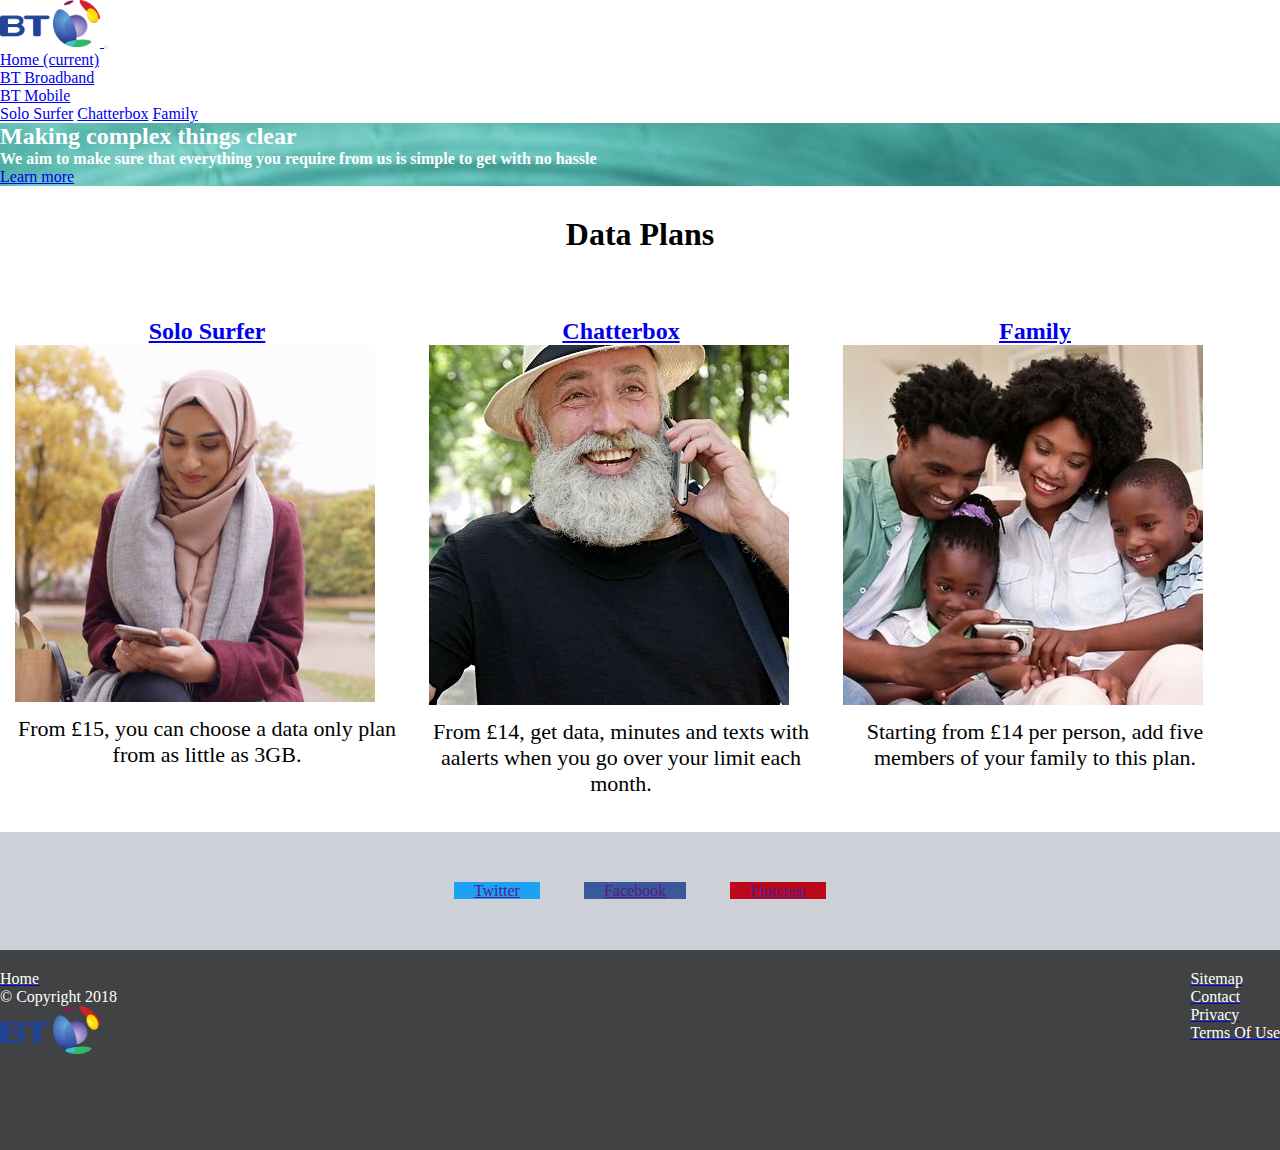
<file: dataplan_project/index.html>
<!DOCTYPE html>
<html lang="en-GB">

<head>
  <title>BT Data Plans</title>
  <meta charset="utf-8" />
  <meta name="viewport" content="width=device-width, initial-scale-1.0" />
  <link rel="stylesheet" href="https://stackpath.bootstrapcdn.com/bootstrap/4.1.3/css/bootstrap.min.css" integrity="sha384-MCw98/SFnGE8fJT3GXwEOngsV7Zt27NXFoaoApmYm81iuXoPkFOJwJ8ERdknLPMO" crossorigin="anonymous" />
  <link rel="stylesheet" href="css\style.css" />
</head>

<body>
  <!--navigation bar with dropdown menu on BT Mobile fr data plans -->
  <!--Logo added here-->
  <header>


    <nav class="navbar navbar-expand-lg navbar-light bg-light">
      <div class="container">
        <a class="navbar-brand" href="#">
          <img src="images\bt-logo.png" alt="BT Company Logo." width="100" height="auto" />
        </a>

        <!--Mobile friendly hamburger button-->
        <button class="navbar-toggler" type="button" data-toggle="collapse" data-target="#navbarNavDropdown" aria-controls="navbarNavDropdown" aria-expanded="false" aria-label="Toggle navigation">
          <span class="navbar-toggler-icon"></span>
        </button>

        <div class="collapse navbar-collapse" id="navbarNavDropdown">
          <ul class="navbar-nav">
            <li class="nav-item active">
              <a class="nav-link" href="index.html">Home <span class="sr-only">(current)</span></a>
            </li>
            <li class="nav-item">
              <a class="nav-link" href="https://www.productsandservices.bt.com/broadband/">BT Broadband</a>
            </li>
            <li class="nav-item dropdown">
              <a class="nav-link dropdown-toggle" href="#" id="navbarDropdownMenuLink" data-toggle="dropdown" aria-haspopup="true" aria-expanded="false">
                BT Mobile
              </a>
              <div class="dropdown-menu" aria-labelledby="navbarDropdownMenuLink">
                <a class="dropdown-item" href="solo-surfer.html">Solo Surfer</a>
                <a class="dropdown-item" href="chatterbox.html">Chatterbox</a>
                <a class="dropdown-item" href="family.html">Family</a>
              </div>
            </li>
          </ul>
        </div>
      </div>
    </nav>
  </header>

  <!--Mission statement-->

  <div id="mission" class="jumbotron">
    <div class="container">
      <h2 class="display-3">Making complex things clear</h2>
      <p class="lead"><strong>We aim to make sure that everything you require from us is simple to get with no hassle</strong></p>
      <a href="#" class="btn btn-primary">Learn more</a>
    </div>
  </div>

  <!--Main part of the homepage introducting data plan links-->
  <!--Data Plan links-->

  <div id="content" class="container text-center">

    <h1 class="display-1">Data Plans</h1>

    <!--Lone Wolf Intro Link-->
    <figure>
      <a href="solo-surfer.html">
        <h2 class="plan-name">Solo Surfer</h2>
        <img src="images\lonewolf-crop.jpeg" alt="A woman on a bench checking with her phone." class="index-image" />
      </a>
      <figcaption>From £15, you can choose a data only plan from as little as 3GB.</figcaption>
    </figure>

    <!--Chatterbox Intro Link-->
    <figure>
      <a href="chatterbox.html">
        <h2 class="plan-name">Chatterbox</h2>
        <img src="images\chatterbox-crop.jpeg" alt="A mature man laughing while talking on his phone." class="index-image" />
      </a>
      <figcaption>From £14, get data, minutes and texts with aalerts when you go over your limit each month. </figcaption>
    </figure>

    <!--Family Intro Link-->
    <figure>
      <a href="family.html">
        <h2 class="plan-name">Family</h2>
        <img src="images\family-crop.jpeg" alt="A family huddled around a phone smiling and laughing." class="index-image" />
      </a>
      <figcaption>Starting from £14 per person, add five members of your family to this plan.</figcaption>
    </figure>
  </div>

  <!--Social Media Section-->
  <div id="social">


    <div id="social-buttons" class="container">
      <a href="" class="btn btn-primary btn-lg btn-twitter">Twitter</a>
      <a href="" class="btn btn-primary btn-lg btn-facebook">Facebook</a>
      <a href="" class="btn btn-primary btn-lg btn-pinterest">Pinterest</a>
    </div>
  </div>

  <!--Footer-->
  <div id="footer-background">
    <footer id="footer" class="container">
      <ul id="left-footer">
        <li>
          <a href="#">
            <p>Home</p>
          </a>
        </li>
        <li>
          <p>
            &#169; Copyright 2018
          </p>
        </li>
        <li>
          <a href="#">
            <img src="images\bt-logo.png" alt="BT Company Logo." width="100" height="auto" />
          </a>
        </li>
      </ul>

      <ul id="right-footer">
        <li>
          <a href="#">
            <p>Sitemap</p>
          </a>
        </li>

        <li>
          <a href="#">
            <p>Contact</p>
          </a>
        </li>

        <li>
          <a href="#">
            <p>Privacy</p>
          </a>
        </li>

        <li>
          <a href="#">
            <p>Terms Of Use</p>
          </a>
        </li>
      </ul>


    </footer>
  </div>

  <script src="http://code.jquery.com/jquery-3.3.1.min.js" integrity="sha256-FgpCb/KJQlLNfOu91ta32o/NMZxltwRo8QtmkMRdAu8=" crossorigin="anonymous"></script>
  <script src="https://stackpath.bootstrapcdn.com/bootstrap/4.1.3/js/bootstrap.min.js" integrity="sha384-ChfqqxuZUCnJSK3+MXmPNIyE6ZbWh2IMqE241rYiqJxyMiZ6OW/JmZQ5stwEULTy" crossorigin="anonymous">
  </script>
</body>

</html>
</file>
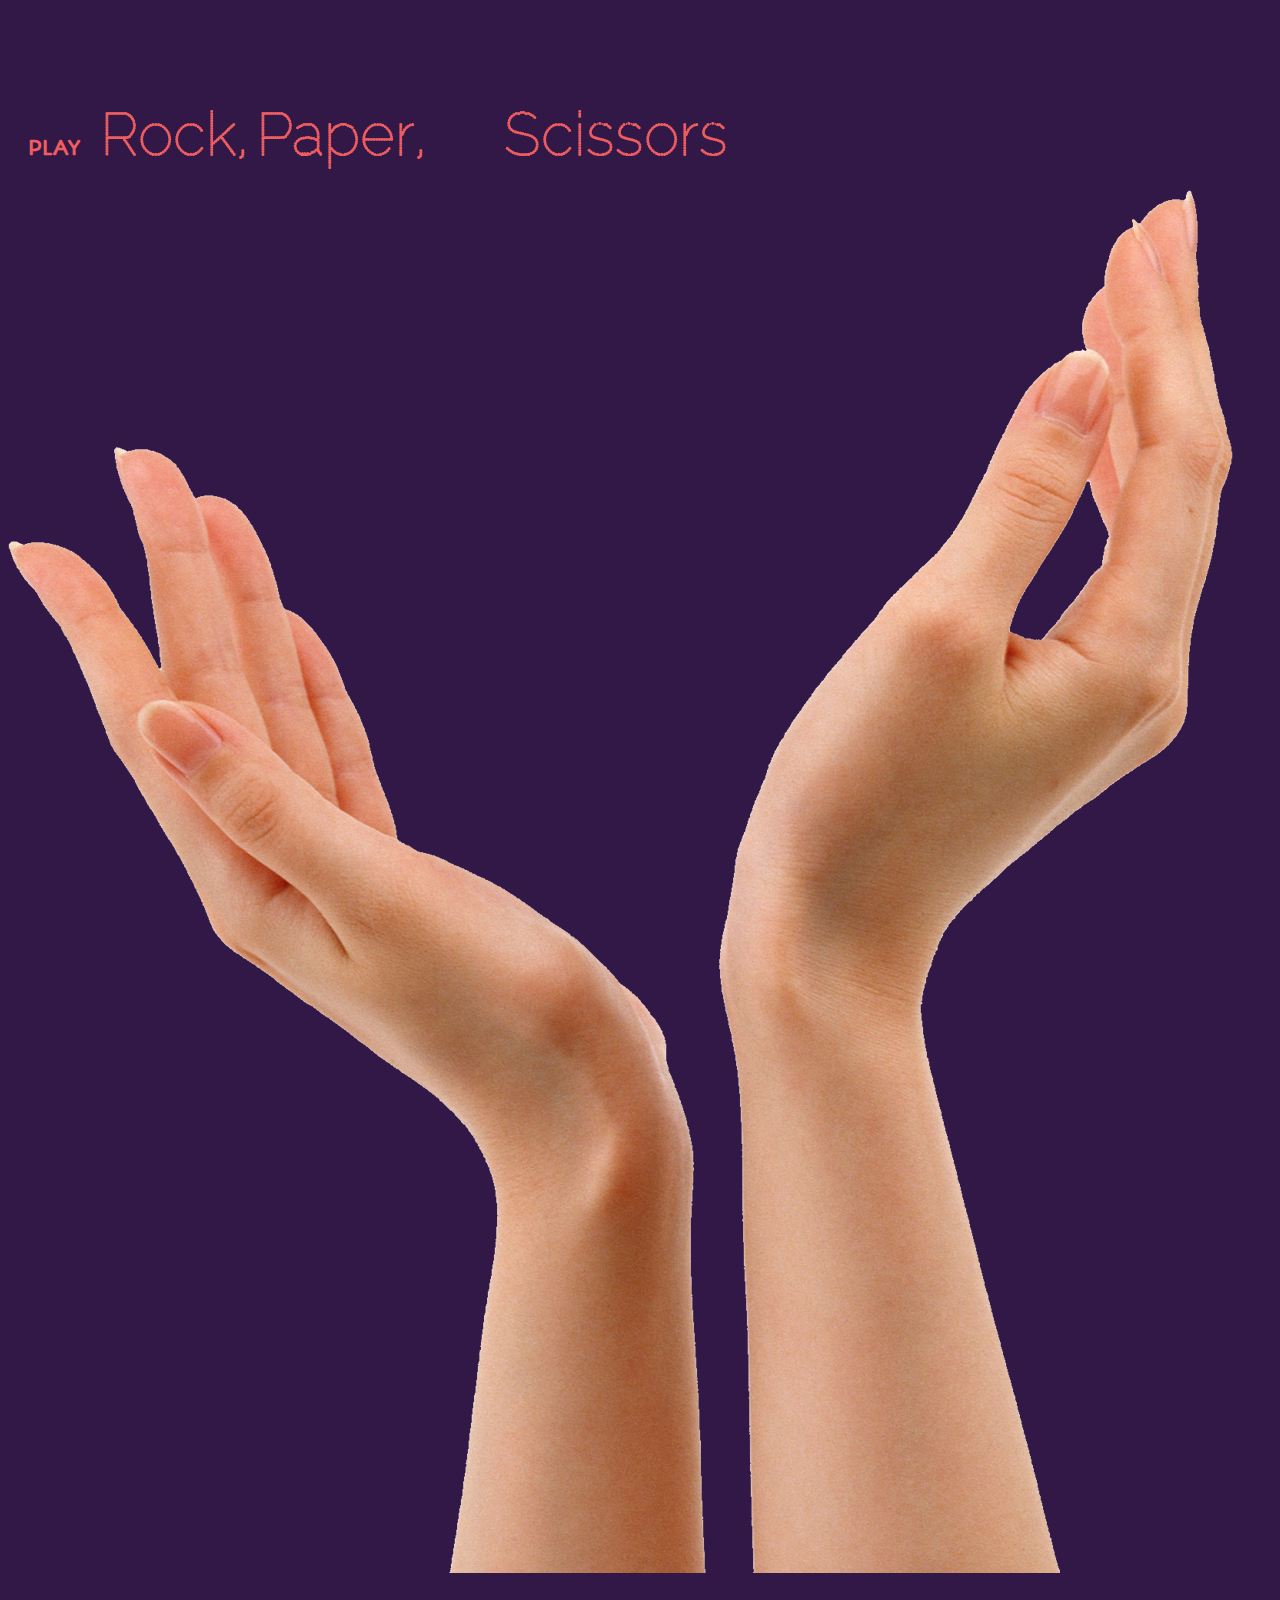
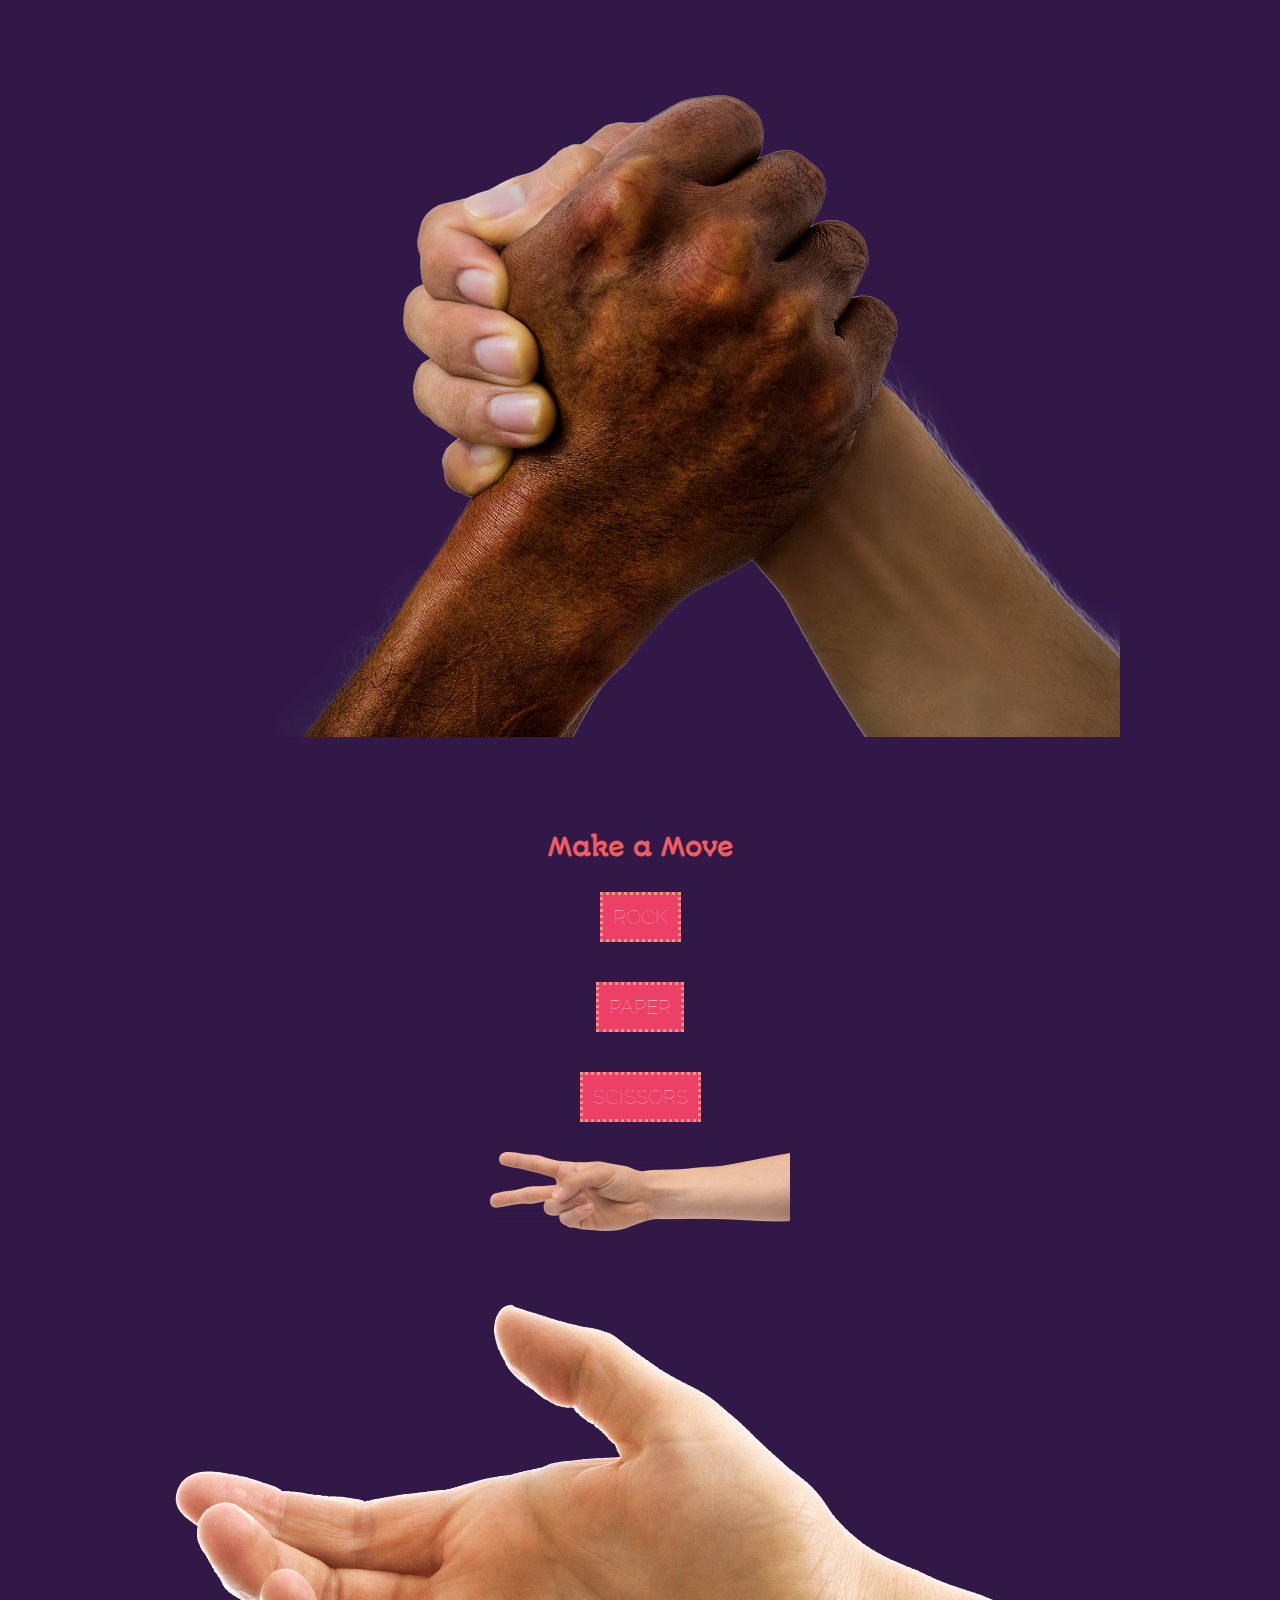
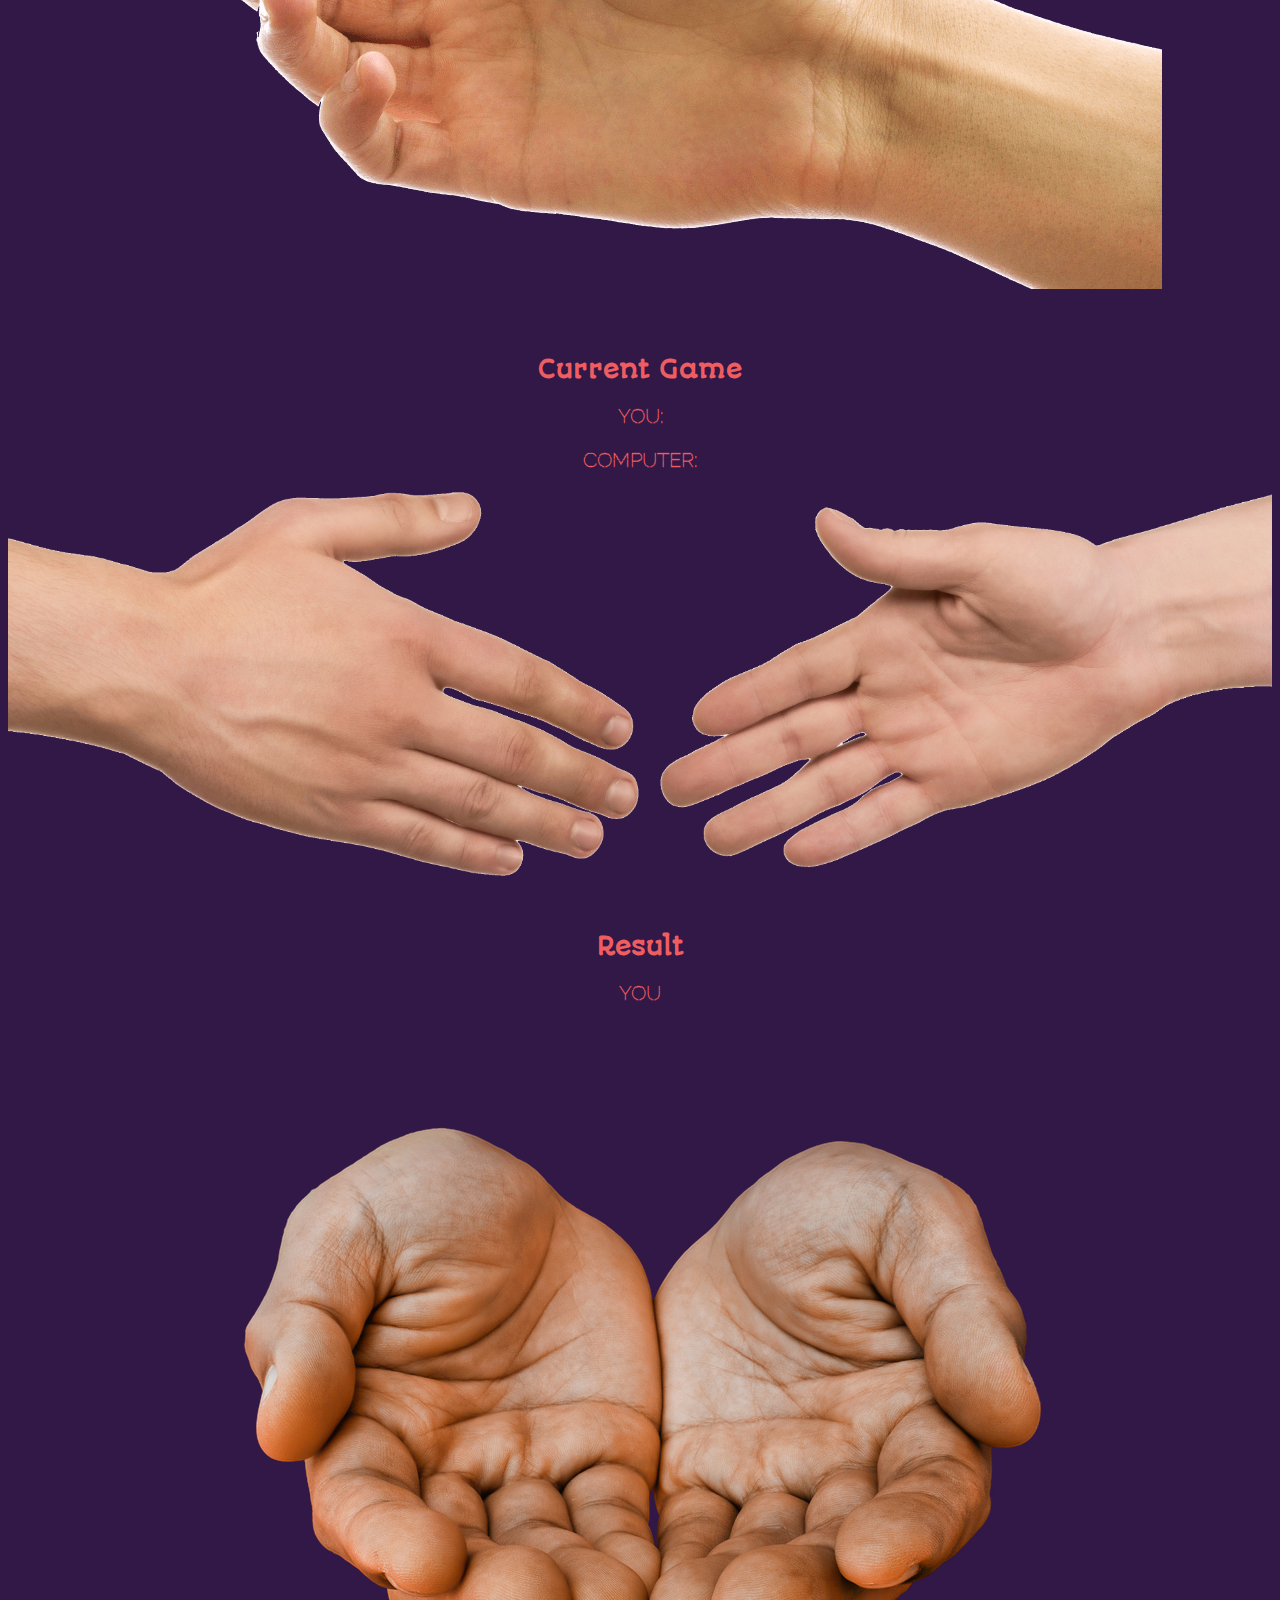
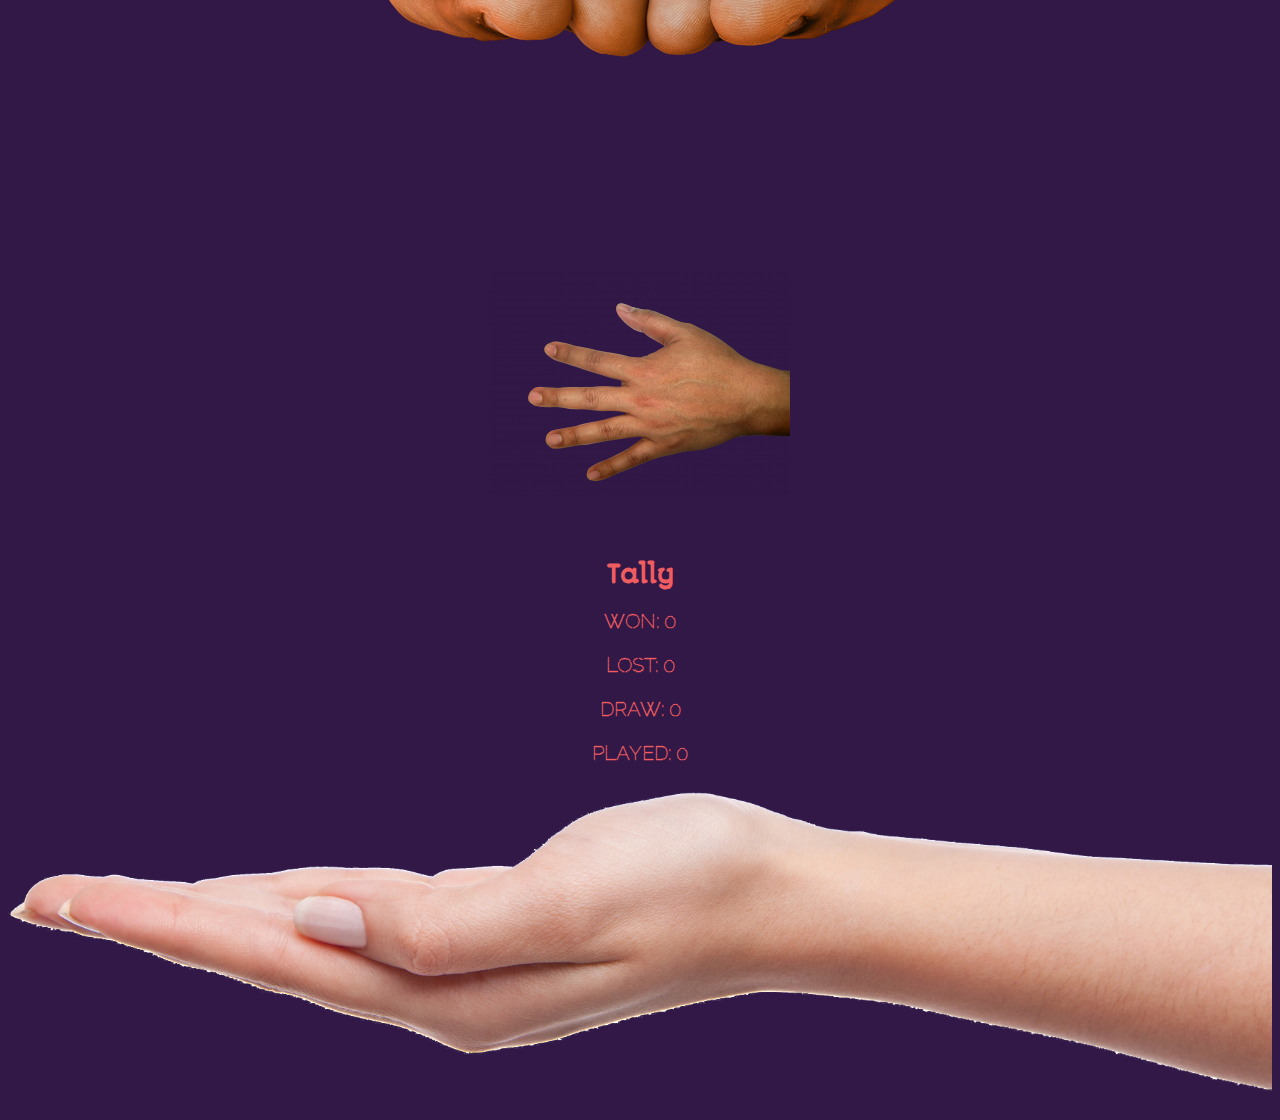
<file: rock_paper_scissors/index.html>
<!DOCTYPE html>
<html lang="en-GB">

<head>
	<meta charset="utf-8">
	<meta name="viewport" content="width=device-width, initial-scale=1.0">

	<title>Rock, Paper, Scissors</title>

	<link href="https://fonts.googleapis.com/css?family=Autour+One|Raleway+Dots" rel="stylesheet">

	<link rel="stylesheet" href="https://stackpath.bootstrapcdn.com/bootstrap/4.1.3/css/bootstrap.min.css" integrity="sha384-MCw98/SFnGE8fJT3GXwEOngsV7Zt27NXFoaoApmYm81iuXoPkFOJwJ8ERdknLPMO" crossorigin="anonymous">



	<link rel="stylesheet" href="css/stylesheet.css">

</head>


<body>
	<div class="container">
		<div class="row">


			<div class="col-md-3">

				<h1>
					<span id="small">Play</span><span id="title1">Rock,</span> <span id="title2">Paper,</span> <span id="title3">Scissors</span>
				</h1>
							<img src="images/hand7.png" alt="Photo of two hands." />
			</div>




			<div class="container col-md-3" id="buttons" style="text-align:center;">

<p id="image1"><img src="images/hand4.png" alt="Photo of a hand." /></p>


				<h2 id="moveheading">Make a Move</h2>

				<p><button type="button" id="rock" value="rock" onclick="document.getElementById('myImage').src='images/hand12.png'">ROCK</button></p>

				<p><button type="button" id="paper" value="paper" onclick="document.getElementById('myImage').src='images/hand8.png'">PAPER</button></p>

				<p><button type="button" id="scissors" value="scissors" onclick="document.getElementById('myImage').src='images/hand9.png'">SCISSORS</button>	</p>


<img id="myImage" src="images/hand9.png" alt="Photo of a hand." />

			</div>

			<div class="container col-md-3" id="currentgame">

<p><img src="images/hand11.png" alt="Photo of a hand." /></p>

				<h2 id="currentheading">Current Game</h2>

				<p>You: <span id="play_you"></span></p>
				<p>Computer: <span id="play_machine"></span></p>

				<p><img src="images/hand3.png" alt="Photo of a hand." /></p>

				<h2 id="resultheading">Result</h2>
				<p>You <span id="verdict"></span></p>

				<img src="images/hand5.png" alt="Photo of a hand." />
			</div>


			<div class="container col-md-3" id="tally">


				<p id="imagehand8"><img src="images/hand8.png" alt="Photo of a hand." /></p>
				<h2 id="tallyheading">Tally</h2>

				<p>Won: <span id="game_won">0</span></p>
				<p>Lost: <span id="game_lost">0</span></p>
				<p>Draw: <span id="game_draw">0</span></p>
				<p>Played: <span id="game_played">0</span></p>


<img id="resultimage" src="images/draw.png" alt="Photo of a hand." />




			</div>
		</div>
	</div>


	<script src="http://code.jquery.com/jquery-3.3.1.min.js" integrity="sha256-FgpCb/KJQlLNfOu91ta32o/NMZxltwRo8QtmkMRdAu8=" crossorigin="anonymous"></script>

	<script src="https://stackpath.bootstrapcdn.com/bootstrap/4.1.3/js/bootstrap.min.js" integrity="sha384-ChfqqxuZUCnJSK3+MXmPNIyE6ZbWh2IMqE241rYiqJxyMiZ6OW/JmZQ5stwEULTy" crossorigin="anonymous"></script>

	<script src="js/engine.js"></script>


</body>

</html>
</file>
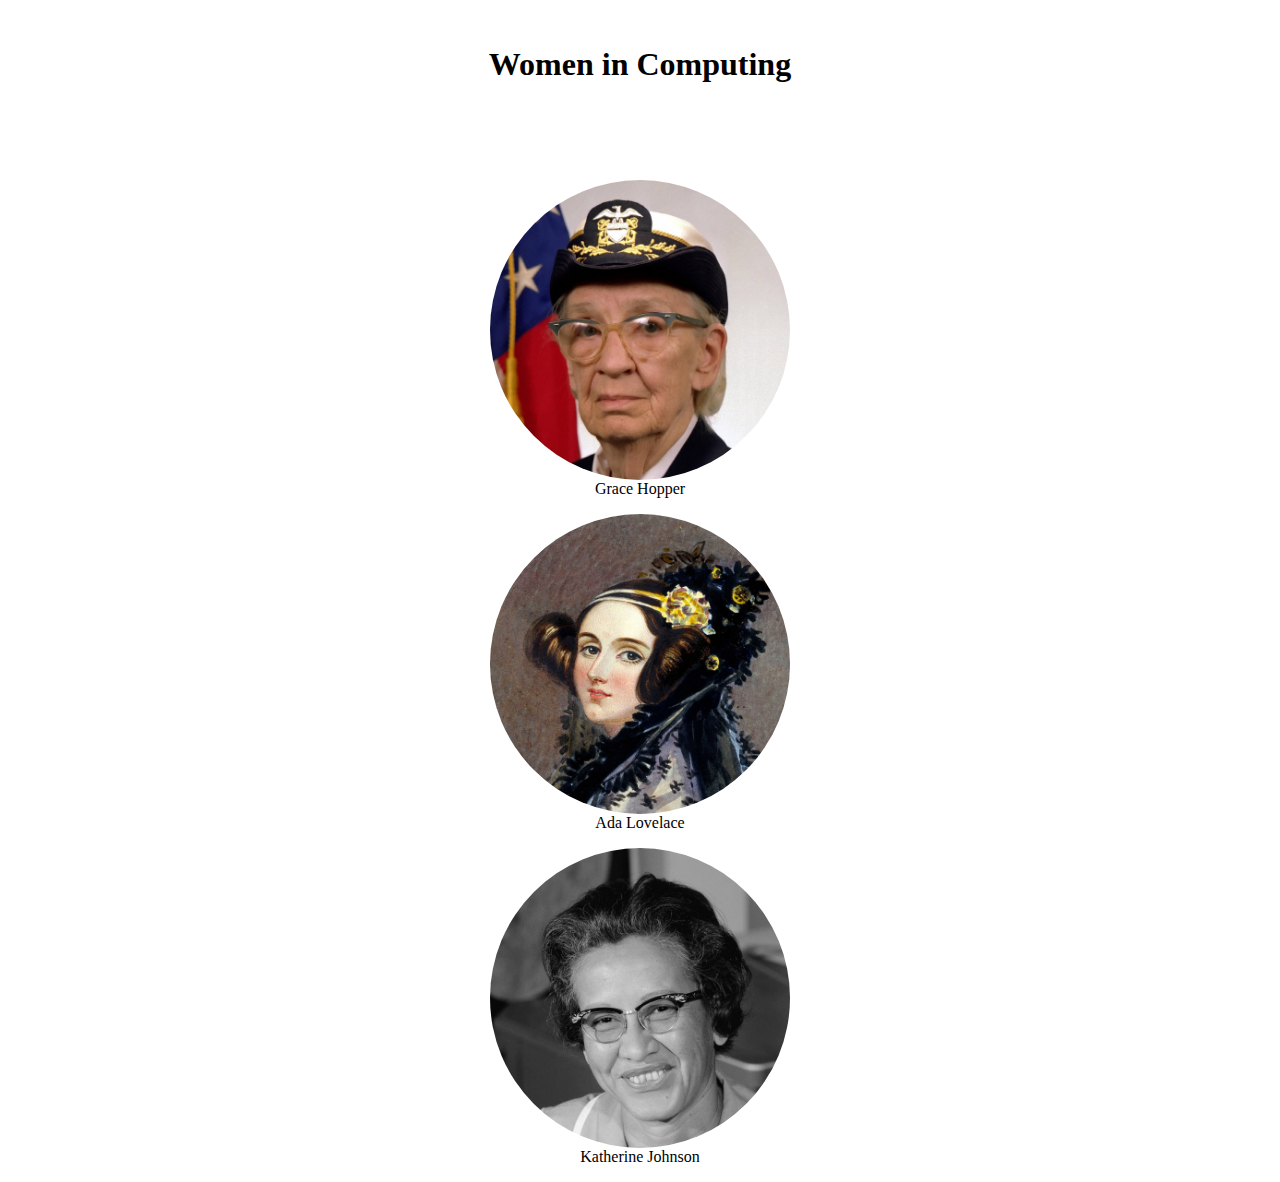
<file: women_in_computing_bootstrap/index.html>
﻿
<!DOCTYPE html>
<html lang='en-gb'>

<head>
  <title>Women in Computing</title>
  <meta charset='utf-8' />

  <meta name='viewport' content='width=device-width, initial-scale=1.0' />

  <link href='fonts/robotocondensed_regular/stylesheet.css' rel='stylesheet' />

  <link rel="stylesheet" href="https://stackpath.bootstrapcdn.com/bootstrap/4.1.3/css/bootstrap.min.css" integrity="sha384-MCw98/SFnGE8fJT3GXwEOngsV7Zt27NXFoaoApmYm81iuXoPkFOJwJ8ERdknLPMO" crossorigin="anonymous">

  <link rel="stylesheet" href="css/bootstrap_override.css">

</head>

<header>



    <h1 class="display-1" id="maintitle">Women in Computing</h1>

</header>


<body>

  <div class="container">
    <div class="row align-items-start">
      <div class="col-lg">
      </div>
      <div class="col-lg imagelink">
        <figure>
          <a href='grace_hopper.html'>
            <img src='images/gracecrop.jpg' alt='Image of Grace Hopper.' class='titleimage' />
          </a>
          <figcaption class="display-4">Grace Hopper</figcaption>
        </figure>
      </div>
      <div class="col-lg">
      </div>
    </div>
    <div class="row align-items-center">
      <div class="col-lg">
      </div>
      <div class="col-lg">
      </div>
      <div class="col-lg">
      </div>
    </div>
    <div class="row align-items-end">
      <div class="col-lg imagelink">
        <figure>
          <a href='ada_lovelace.html'>
            <img src='images/adacrop.jpg' alt='Image of Ada Lovelace.' class='titleimage' />
          </a>
          <figcaption class="display-4"></a>Ada Lovelace</figcaption>
        </figure>
      </div>
      <div class="col-lg">
      </div>
      <div class="col-lg imagelink">
        <figure>
          <a href='katherine_johnson.html'>
            <img src='images/katherinecrop.jpg' alt='Image of Katherine Johnson.' class='titleimage' />
          </a>
          <figcaption class="display-4">Katherine Johnson</figcaption>
        </figure>
      </div>
    </div>
  </div>




</body>

</html>
</file>
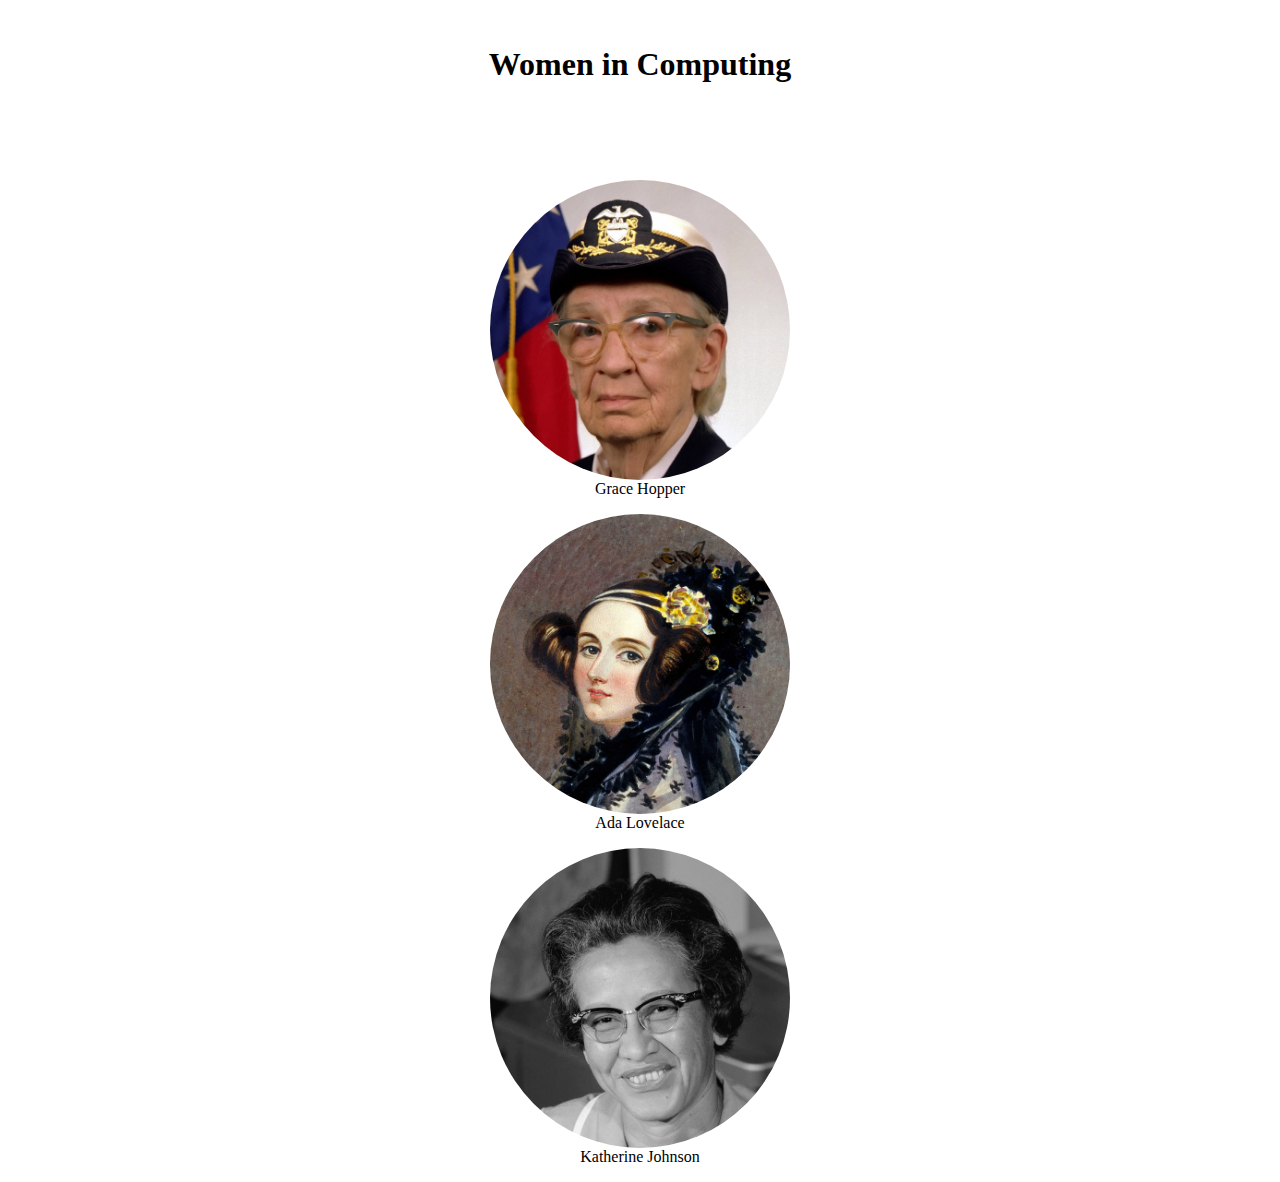
<file: women_in_computing_bootstrap_javascript/index.html>
﻿
<!DOCTYPE html>
<html lang='en-gb'>

<head>
  <title>Women in Computing</title>
  <meta charset='utf-8' />

  <meta name='viewport' content='width=device-width, initial-scale=1.0' />

  <link href='fonts/robotocondensed_regular/stylesheet.css' rel='stylesheet' />

  <link rel="stylesheet" href="https://stackpath.bootstrapcdn.com/bootstrap/4.1.3/css/bootstrap.min.css" integrity="sha384-MCw98/SFnGE8fJT3GXwEOngsV7Zt27NXFoaoApmYm81iuXoPkFOJwJ8ERdknLPMO" crossorigin="anonymous">

  <link rel="stylesheet" href="css/bootstrap_override.css">

</head>

<header>



    <h1 class="display-1" id="maintitle">Women in Computing</h1>

</header>


<body>

  <div class="container">
    <div class="row align-items-start">
      <div class="col-lg">
      </div>
      <div class="col-lg imagelink">
        <figure>
          <a href='grace_hopper.html'>
            <img src='images/gracecrop.jpg' alt='Image of Grace Hopper.' class='titleimage' />
          </a>
          <figcaption class="display-4">Grace Hopper</figcaption>
        </figure>
      </div>
      <div class="col-lg">
      </div>
    </div>
    <div class="row align-items-center">
      <div class="col-lg">
      </div>
      <div class="col-lg">
      </div>
      <div class="col-lg">
      </div>
    </div>
    <div class="row align-items-end">
      <div class="col-lg imagelink">
        <figure>
          <a href='ada_lovelace.html'>
            <img src='images/adacrop.jpg' alt='Image of Ada Lovelace.' class='titleimage' />
          </a>
          <figcaption class="display-4"></a>Ada Lovelace</figcaption>
        </figure>
      </div>
      <div class="col-lg">
      </div>
      <div class="col-lg imagelink">
        <figure>
          <a href='katherine_johnson.html'>
            <img src='images/katherinecrop.jpg' alt='Image of Katherine Johnson.' class='titleimage' />
          </a>
          <figcaption class="display-4">Katherine Johnson</figcaption>
        </figure>
      </div>
    </div>
  </div>




</body>
</html>
</file>
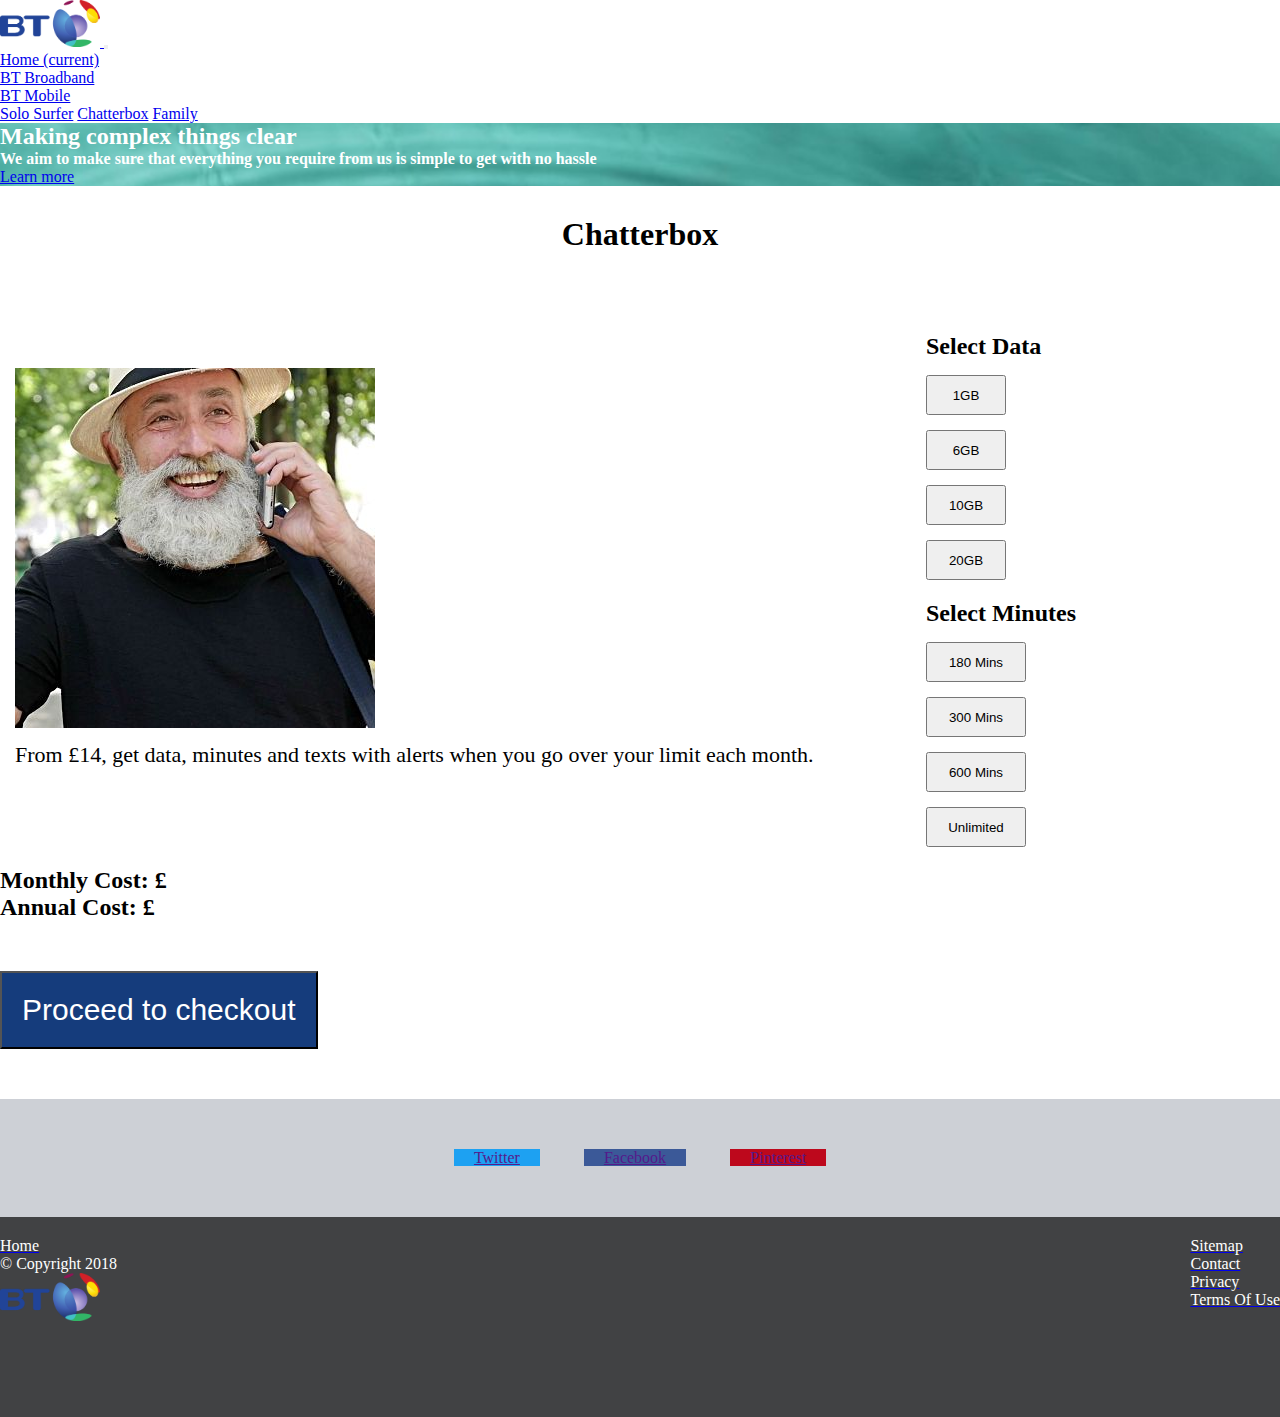
<file: dataplan_project/chatterbox.html>
<!DOCTYPE html>
<html lang="en-GB">

<head>
  <title>BT Data Plans</title>
  <meta charset="utf-8" />
  <meta name="viewport" content="width=device-width, initial-scale-1.0" />
  <link rel="stylesheet" href="https://stackpath.bootstrapcdn.com/bootstrap/4.1.3/css/bootstrap.min.css" integrity="sha384-MCw98/SFnGE8fJT3GXwEOngsV7Zt27NXFoaoApmYm81iuXoPkFOJwJ8ERdknLPMO" crossorigin="anonymous" />
  <link rel="stylesheet" href="css\style.css" />
</head>

<body>
  <!--navigation bar with dropdown menu on BT Mobile fr data plans -->
  <!--Logo added here-->
  <header>


    <nav class="navbar navbar-expand-lg navbar-light bg-light">
      <div class="container">
        <a class="navbar-brand" href="index.html">
          <img src="images\bt-logo.png" alt="BT Company Logo." width="100" height="auto" />
        </a>

        <!--Mobile friendly hamburger button-->
        <button class="navbar-toggler" type="button" data-toggle="collapse" data-target="#navbarNavDropdown" aria-controls="navbarNavDropdown" aria-expanded="false" aria-label="Toggle navigation">
          <span class="navbar-toggler-icon"></span>
        </button>

        <div class="collapse navbar-collapse" id="navbarNavDropdown">
          <ul class="navbar-nav">
            <li class="nav-item active">
              <a class="nav-link" href="index.html">Home <span class="sr-only">(current)</span></a>
            </li>
            <li class="nav-item">
              <a class="nav-link" href="https://www.productsandservices.bt.com/broadband/">BT Broadband</a>
            </li>
            <li class="nav-item dropdown">
              <a class="nav-link dropdown-toggle" href="#" id="navbarDropdownMenuLink" data-toggle="dropdown" aria-haspopup="true" aria-expanded="false">
                BT Mobile
              </a>
              <div class="dropdown-menu" aria-labelledby="navbarDropdownMenuLink">
                <a class="dropdown-item" href="solo-surfer.html">Solo Surfer</a>
                <a class="dropdown-item" href="#">Chatterbox</a>
                <a class="dropdown-item" href="family.html">Family</a>
              </div>
            </li>
          </ul>
        </div>
      </div>
    </nav>
  </header>

  <!--Mission statement-->

  <div id="mission" class="jumbotron">
    <div class="container">
      <h2 class="display-3">Making complex things clear</h2>
      <p class="lead"><strong>We aim to make sure that everything you require from us is simple to get with no hassle</strong></p>
      <a href="https://www.btplc.com/Thegroup/Ourcompany/Ourvalues/index.htm" class="btn btn-primary">Learn more</a>
    </div>
  </div>

  <!--Main part of the homepage introducting data plan links-->
  <!--Data Plan link-->

  <h1 class="display-1" id="solo-title">Chatterbox</h1>

  <div class="container">
    <div class="row">
      <div class="col-md-5">
        <figure id="solo-image">
          <img src="images\chatterbox-crop.jpeg" alt="A mature man laughing while talking on his phone." id="index-image" />
          <figcaption id="description">From £14, get data, minutes and texts with alerts when you go over your limit each month.
          </figcaption>
        </figure>
      </div>

      <!--Data Plan Calculator-->
      <!--Data + Price Buttons -->
      <div class="col-md-2 solo-mobile">
        <h2 class="solo-h2">Select Data</h2>
        <p>
          <button class="chatter--gb btn active" aria-pressed="true" data-chatter-gb="1GB" data-chatter-price="14.00" type="submit">1GB</button>
        </p>

        <p>
          <button class="chatter--gb btn active" aria-pressed="true" data-chatter-gb="6GB" data-chatter-price="18.00" type="submit">6GB</button>
        </p>

        <p>
          <button class="chatter--gb btn active"  aria-pressed="true" data-chatter-gb="10GB" data-chatter-price="20.00" type="submit">10GB</button>
        </p>

        <p>
          <button class="chatter--gb btn active"  aria-pressed="true" data-chatter-gb="20GB" data-chatter-price="30.00" type="submit">20GB</button>
        </p>
      </div>

      <div class="col-md-2 solo-mobile">

        <!--Minutes Buttons-->
        <h2 class="solo-h2">Select Minutes</h2>

        <p>
          <button class="chatter--mins btn active" aria-pressed="true" data-chatter-mins="180mins" data-chatter-mins-price="3.00" type="button">180 Mins</button>
        </p>

        <p>
          <button class="chatter--mins btn active"  aria-pressed="true" data-chatter-mins="300mins" data-chatter-mins-price="5.00" type="button">300 Mins</button>
        </p>

        <p>
          <button class="chatter--mins btn active"  aria-pressed="true" data-chatter-mins="600mins" data-chatter-mins-price="10.00" type="button">600 Mins</button>
        </p>

        <p>
          <button class="chatter--mins btn active"  aria-pressed="true" data-chatter-mins="Unlimited" data-chatter-mins-price="12.00" type="button">Unlimited</button>
        </p>
      </div>

      <div class="col-md-3">

        <h2 class="solo-h2 solo-mobile-2">Monthly Cost: £<span id="chatter-cost-monthly"></span></h2>

        <h2 class="solo-mobile-2">Annual Cost: £<span id="chatter-cost-annual"></span></h2>

        <button type="button" class="btn btn-dash-primary btn-large" aria-pressed="true" id="solo-buy">Proceed to checkout</button>

      </div>
    </div>
  </div>

  <!--Social Media Section-->
  <div id="social">


    <div id="social-buttons" class="container">
      <a href="" class="btn btn-primary btn-lg btn-twitter">Twitter</a>
      <a href="" class="btn btn-primary btn-lg btn-facebook">Facebook</a>
      <a href="" class="btn btn-primary btn-lg btn-pinterest">Pinterest</a>
    </div>
  </div>

  <!--Footer-->
  <div id="footer-background">
    <footer id="footer" class="container">
      <ul id="left-footer">
        <li>
          <a href="index.html">
            <p>Home</p>
          </a>
        </li>
        <li>
          <p>
            &#169; Copyright 2018
          </p>
        </li>
        <li>
          <a href="index.html">
            <img src="images\bt-logo.png" alt="BT Company Logo." width="100" height="auto" />
          </a>
        </li>
      </ul>

      <ul id="right-footer">
        <li>
          <a href="#">
            <p>Sitemap</p>
          </a>
        </li>

        <li>
          <a href="#">
            <p>Contact</p>
          </a>
        </li>

        <li>
          <a href="#">
            <p>Privacy</p>
          </a>
        </li>

        <li>
          <a href="#">
            <p>Terms Of Use</p>
          </a>
        </li>
      </ul>


    </footer>
  </div>

  <script src="http://code.jquery.com/jquery-3.3.1.min.js" integrity="sha256-FgpCb/KJQlLNfOu91ta32o/NMZxltwRo8QtmkMRdAu8=" crossorigin="anonymous"></script>
  <script src="https://stackpath.bootstrapcdn.com/bootstrap/4.1.3/js/bootstrap.min.js" integrity="sha384-ChfqqxuZUCnJSK3+MXmPNIyE6ZbWh2IMqE241rYiqJxyMiZ6OW/JmZQ5stwEULTy" crossorigin="anonymous">
  </script>
  <script src="js\calculator.js"></script>
</body>

</html>
</file>
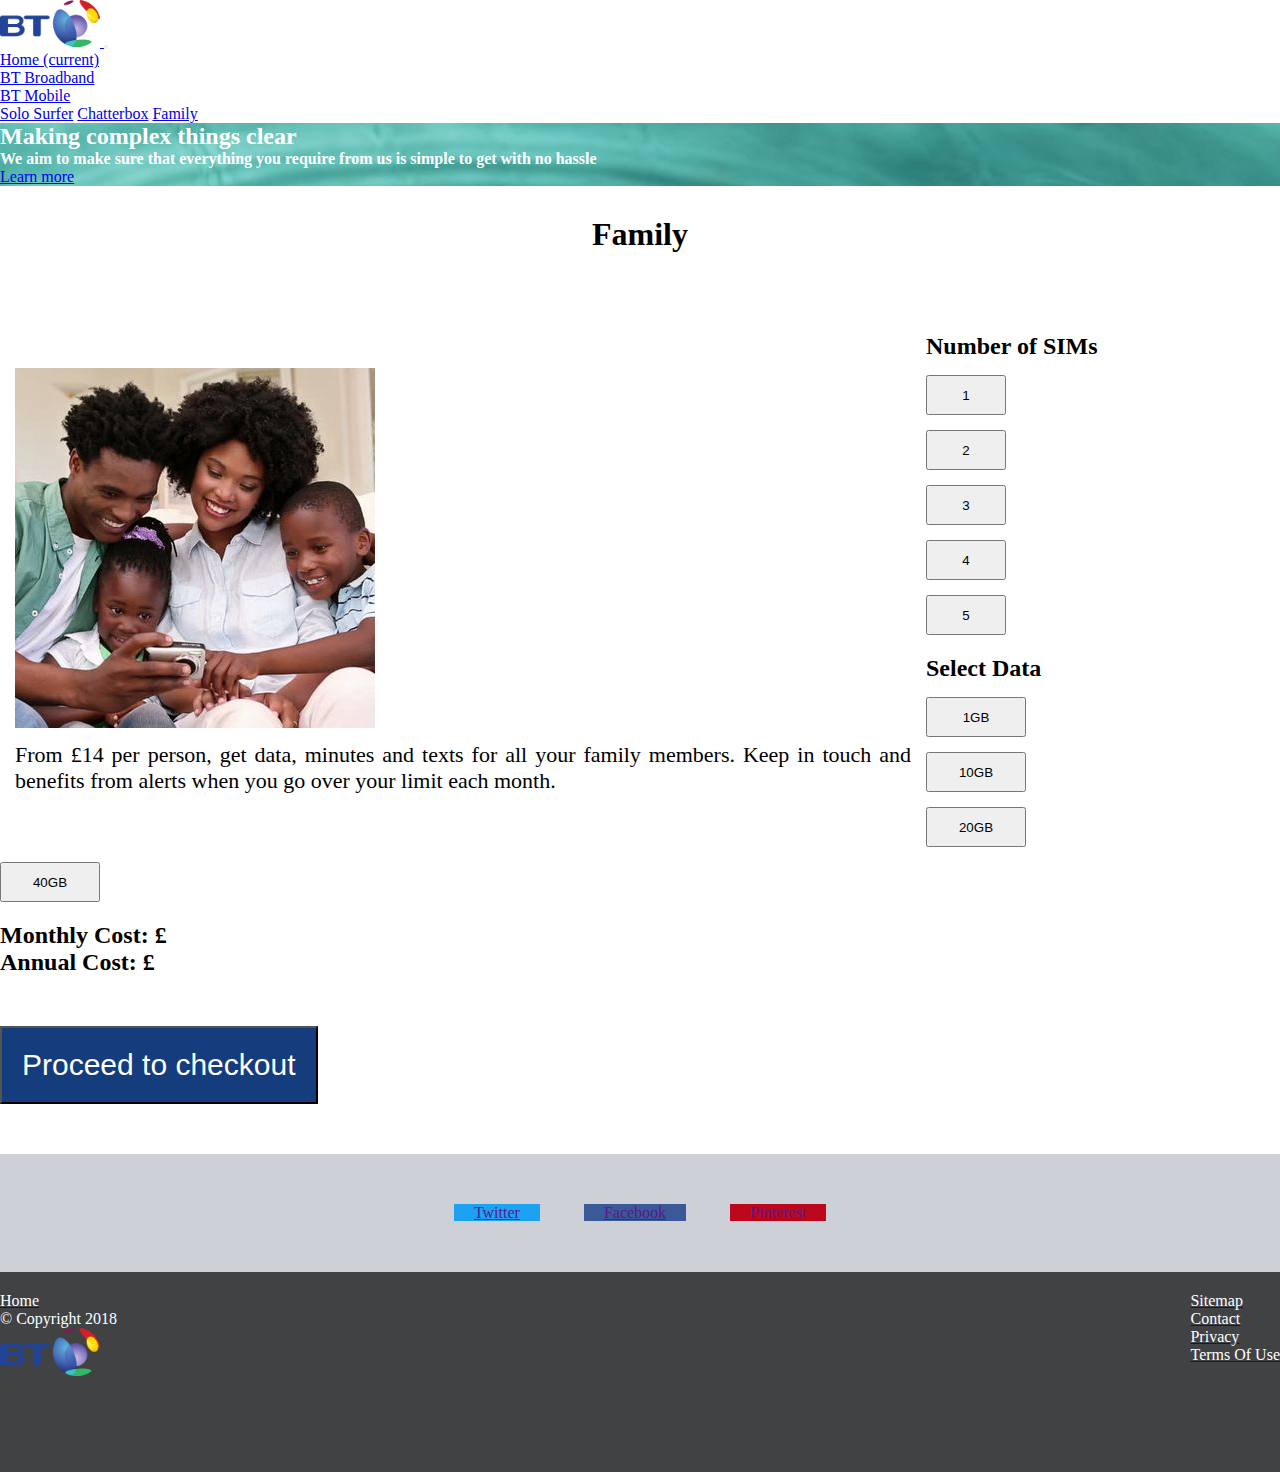
<file: dataplan_project/family.html>
<!DOCTYPE html>
<html lang="en-GB">

<head>
  <title>BT Data Plans</title>
  <meta charset="utf-8" />
  <meta name="viewport" content="width=device-width, initial-scale-1.0" />
  <link rel="stylesheet" href="https://stackpath.bootstrapcdn.com/bootstrap/4.1.3/css/bootstrap.min.css" integrity="sha384-MCw98/SFnGE8fJT3GXwEOngsV7Zt27NXFoaoApmYm81iuXoPkFOJwJ8ERdknLPMO" crossorigin="anonymous" />
  <link rel="stylesheet" href="css\style.css" />
</head>

<body>
  <!--navigation bar with dropdown menu on BT Mobile fr data plans -->
  <!--Logo added here-->
  <header>


    <nav class="navbar navbar-expand-lg navbar-light bg-light">
      <div class="container">
        <a class="navbar-brand" href="index.html">
          <img src="images\bt-logo.png" alt="BT Company Logo." width="100" height="auto" />
        </a>

        <!--Mobile friendly hamburger button-->
        <button class="navbar-toggler" type="button" data-toggle="collapse" data-target="#navbarNavDropdown" aria-controls="navbarNavDropdown" aria-expanded="false" aria-label="Toggle navigation">
          <span class="navbar-toggler-icon"></span>
        </button>

        <div class="collapse navbar-collapse" id="navbarNavDropdown">
          <ul class="navbar-nav">
            <li class="nav-item active">
              <a class="nav-link" href="index.html">Home <span class="sr-only">(current)</span></a>
            </li>
            <li class="nav-item">
              <a class="nav-link" href="https://www.productsandservices.bt.com/broadband/">BT Broadband</a>
            </li>
            <li class="nav-item dropdown">
              <a class="nav-link dropdown-toggle" href="#" id="navbarDropdownMenuLink" data-toggle="dropdown" aria-haspopup="true" aria-expanded="false">
                BT Mobile
              </a>
              <div class="dropdown-menu" aria-labelledby="navbarDropdownMenuLink">
                <a class="dropdown-item" href="solo-surfer.html">Solo Surfer</a>
                <a class="dropdown-item" href="chatterbox.html">Chatterbox</a>
                <a class="dropdown-item" href="#">Family</a>
              </div>
            </li>
          </ul>
        </div>
      </div>
    </nav>
  </header>

  <!--Mission statement-->

  <div id="mission" class="jumbotron">
    <div class="container">
      <h2 class="display-3">Making complex things clear</h2>
      <p class="lead"><strong>We aim to make sure that everything you require from us is simple to get with no hassle</strong></p>
      <a href="https://www.btplc.com/Thegroup/Ourcompany/Ourvalues/index.htm" class="btn btn-primary">Learn more</a>
    </div>
  </div>

  <!--Main part of the homepage introducting data plan links-->
  <!--Data Plan links-->

  <h1 class="display-1" id="solo-title">Family</h1>

  <!--Family Intro image-->
  <div class="container">
    <div class="row">
      <div class="col-md-5">
        <figure id="solo-image">
          <img src="images\family-crop.jpeg" alt="A family huddled around a phone smiling and laughing." id="index-image" />
          <figcaption id="description">From £14 per person, get data, minutes and texts for all your family members. Keep in touch and benefits from alerts when you go over your limit each month.
          </figcaption>
        </figure>
      </div>

      <!--Family Calculator-->
      <!--Data + Price Buttons -->
      <div class="col-md-2 solo-mobile">
        <h2 class="solo-h2">Number of SIMs</h2>

        <p>
          <button class="family--sims btn active"  aria-pressed="true" data-num-family-sims="1" data-family-sims-price="0" type="submit">1</button>
        </p>

        <p>
          <button class="family--sims btn active"  aria-pressed="true" data-num-family-sims="2" data-family-sims-price="0" type="submit">2</button>
        </p>

        <p>
          <button class="family--sims btn active" aria-pressed="true" data-num-family-sims="3" data-family-sims-price="0" type="submit">3</button>
        </p>

        <p>
          <button class="family--sims btn active"  aria-pressed="true" data-num-family-sims="4" data-family-sims-price="0" type="submit">4</button>
        </p>

        <p>
          <button class="family--sims btn active" aria-pressed="true" data-num-family-sims="5" data-family-sims-price="0" type="submit">5</button>
        </p>
      </div>

      <div class="col-md-2 solo-mobile">

        <!--GB Buttons-->
        <h2 class="solo-h2">Select Data</h2>

        <p>
          <button class="family--gb btn active"  aria-pressed="true" data-family-gb="1GB" data-family-price="14.00" data-family-addition="7.20" type="button">1GB</button>
        </p>

        <p>
          <button class="family--gb btn active" aria-pressed="true" data-family-gb="10GB" data-family-price="20.00" data-family-addition="12.00" type="button">10GB</button>
        </p>

        <p>
          <button class="family--gb btn active" aria-pressed="true" data-family-gb="20GB" data-family-price="30.00" data-family-addition="20.00" type="button">20GB</button>
        </p>

        <p>
          <button class="family--gb btn active" aria-pressed="true" data-family-gb="40GB" data-family-price="40.00" data-family-addition="28.00" type="button">40GB</button>
        </p>
      </div>

      <div class="col-md-3">

        <h2 class="solo-h2 solo-mobile-2" >Monthly Cost: £<span id="family-cost-monthly"></span></h2>

        <h2 class="solo-mobile-2">Annual Cost: £<span id="family-cost-annual"></span></h2>

        <button type="button" class="btn btn-dash-primary btn-large" aria-pressed="true" id="solo-buy">Proceed to checkout</button>

      </div>
    </div>
  </div>


  <!--Social Media Section-->
  <div id="social">


    <div id="social-buttons" class="container">

      <span class="mobile-social">

        <a href="" class="btn btn-primary btn-lg btn-twitter">Twitter</a>

      </span>
      <span class="mobile-social">

        <a href="" class="btn btn-primary btn-lg btn-facebook">Facebook</a>
      </span>

      <span class="mobile-social">
        <a href="" class="btn btn-primary btn-lg btn-pinterest">Pinterest</a>
      </span>

    </div>
  </div>

  <!--Footer-->
  <div id="footer-background">
    <footer id="footer" class="container">
      <ul id="left-footer">
        <li>
          <a href="index.html">
            <p>Home</p>
          </a>
        </li>
        <li>
          <p>
            &#169; Copyright 2018
          </p>
        </li>
        <li>
          <a href="index.html">
            <img src="images\bt-logo.png" alt="BT Company Logo." width="100" height="auto" />
          </a>
        </li>
      </ul>

      <ul id="right-footer">
        <li>
          <a href="#">
            <p>Sitemap</p>
          </a>
        </li>

        <li>
          <a href="#">
            <p>Contact</p>
          </a>
        </li>

        <li>
          <a href="#">
            <p>Privacy</p>
          </a>
        </li>

        <li>
          <a href="#">
            <p>Terms Of Use</p>
          </a>
        </li>
      </ul>


    </footer>
  </div>

  <script src="http://code.jquery.com/jquery-3.3.1.min.js" integrity="sha256-FgpCb/KJQlLNfOu91ta32o/NMZxltwRo8QtmkMRdAu8=" crossorigin="anonymous"></script>
  <script src="https://stackpath.bootstrapcdn.com/bootstrap/4.1.3/js/bootstrap.min.js" integrity="sha384-ChfqqxuZUCnJSK3+MXmPNIyE6ZbWh2IMqE241rYiqJxyMiZ6OW/JmZQ5stwEULTy" crossorigin="anonymous">
  </script>
  <script src="js\calculator.js"></script>
</body>

</html>
</file>
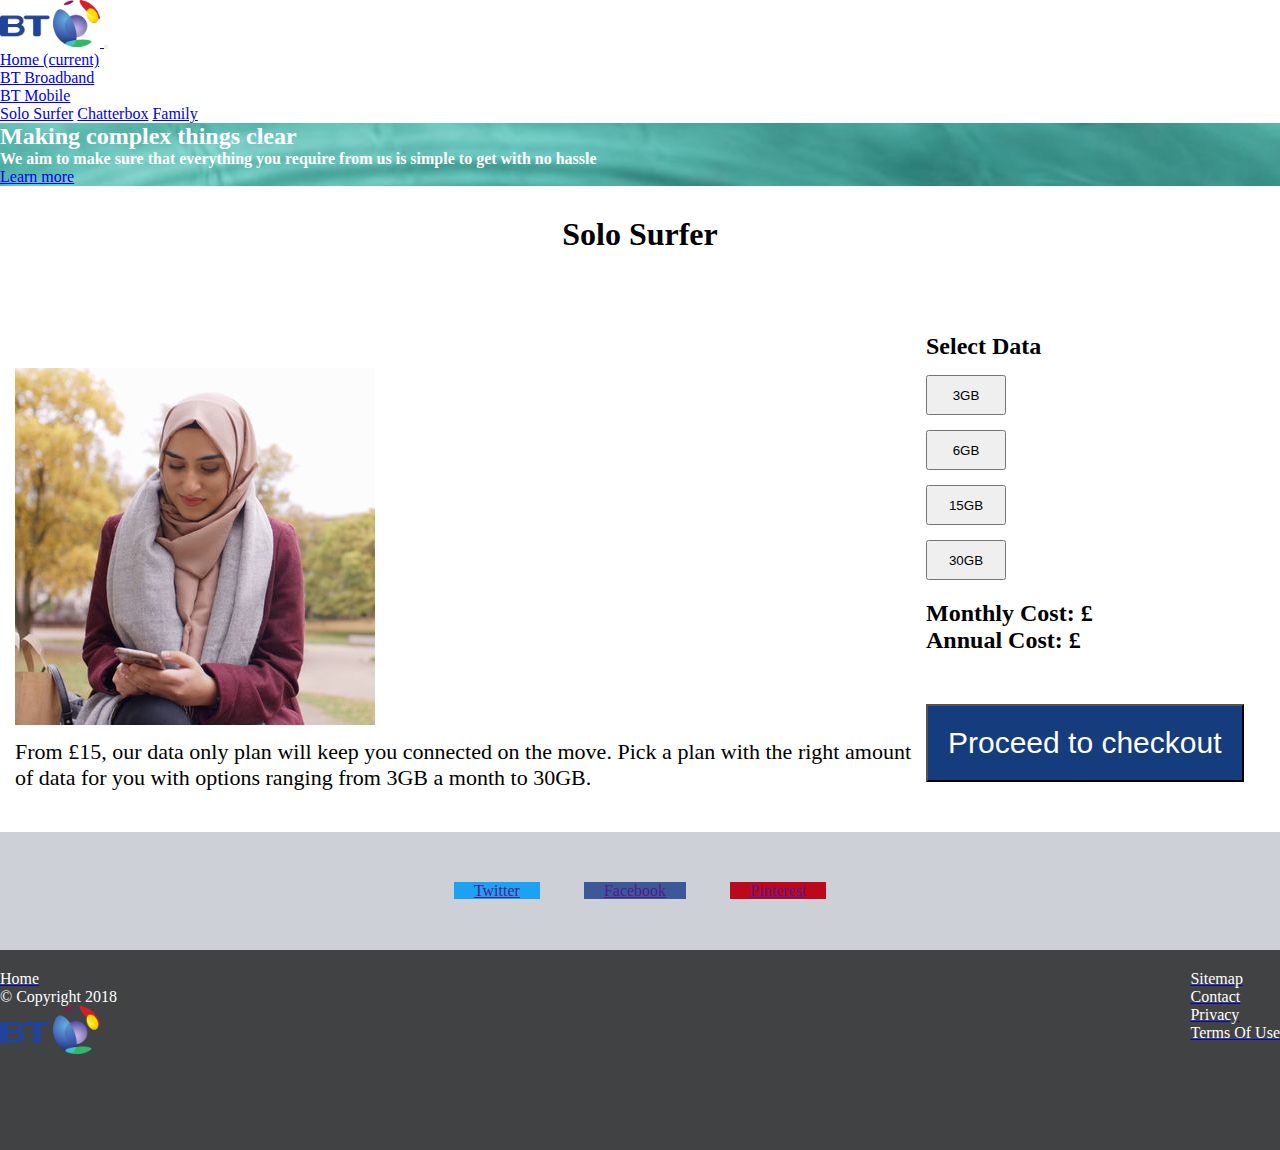
<file: dataplan_project/solo-surfer.html>
<!DOCTYPE html>
<html lang="en-GB">

<head>
  <title>BT Data Plans</title>
  <meta charset="utf-8" />
  <meta name="viewport" content="width=device-width, initial-scale-1.0" />
  <link rel="stylesheet" href="https://stackpath.bootstrapcdn.com/bootstrap/4.1.3/css/bootstrap.min.css" integrity="sha384-MCw98/SFnGE8fJT3GXwEOngsV7Zt27NXFoaoApmYm81iuXoPkFOJwJ8ERdknLPMO" crossorigin="anonymous" />
  <link rel="stylesheet" href="css\style.css" />
</head>

<body>
  <!--navigation bar with dropdown menu on BT Mobile for data plans -->
  <!--Logo added here-->
  <header>


    <nav class="navbar navbar-expand-lg navbar-light bg-light">
      <div class="container">
        <a class="navbar-brand" href="index.html">
          <img src="images\bt-logo.png" alt="BT Company Logo." width="100" height="auto" />
        </a>

        <!--Mobile friendly hamburger button-->
        <button class="navbar-toggler" type="button" data-toggle="collapse" data-target="#navbarNavDropdown" aria-controls="navbarNavDropdown" aria-expanded="false" aria-label="Toggle navigation">
          <span class="navbar-toggler-icon"></span>
        </button>

        <div class="collapse navbar-collapse" id="navbarNavDropdown">
          <ul class="navbar-nav">
            <li class="nav-item active">
              <a class="nav-link" href="index.html">Home <span class="sr-only">(current)</span></a>
            </li>
            <li class="nav-item">
              <a class="nav-link" href="https://www.productsandservices.bt.com/broadband/">BT Broadband</a>
            </li>
            <li class="nav-item dropdown">
              <a class="nav-link dropdown-toggle" href="#" id="navbarDropdownMenuLink" data-toggle="dropdown" aria-haspopup="true" aria-expanded="false">
                BT Mobile
              </a>
              <div class="dropdown-menu" aria-labelledby="navbarDropdownMenuLink">
                <a class="dropdown-item" href="#">Solo Surfer</a>
                <a class="dropdown-item" href="chatterbox.html">Chatterbox</a>
                <a class="dropdown-item" href="family.html">
                  Family</a>
              </div>
            </li>
          </ul>
        </div>
      </div>
    </nav>
  </header>

  <!--Mission statement-->

  <div id="mission" class="jumbotron">
    <div class="container">
      <h2 class="display-3">Making complex things clear</h2>
      <p class="lead"><strong>We aim to make sure that everything you require from us is simple to get with no hassle</strong></p>
      <a href="https://www.btplc.com/Thegroup/Ourcompany/Ourvalues/index.htm" class="btn btn-primary">Learn more</a>
    </div>
  </div>

  <!--Main part of the homepage introducting data plan links-->
  <!--Data Plan links-->
  <h1 class="display-1" id="solo-title">Solo Surfer</h1>

  <div class="container">
    <div class="row">
      <div class="col-md-6">

        <figure id="solo-image">
          <img src="images\lonewolf-crop.jpeg" alt="A woman on a bench checking her phone." id="index-image" />
          <figcaption id="description">From £15, our data only plan will keep you connected on the move.

            Pick a plan with the right amount of data for you with options ranging from 3GB a month to 30GB.</figcaption>
        </figure>

      </div>
      <!--Data Plan Calculator-->

      <div class="col-md-2" id="solo-mobile">

        <h2 class="solo-h2">Select Data</h2>
        <p>

          <button class="solo--price btn active" aria-pressed="true" data-solo-gb="3GB" data-solo-price="15.00" type="submit">3GB</button>
        </p>
        <p>
          <button class="solo--price btn active"  aria-pressed="true" data-solo-gb="6GB" data-solo-price="17.00" type="submit">6GB</button>
        </p>

        <p>
          <button class="solo--price btn active"  aria-pressed="true" data-solo-gb="15GB" data-solo-price="22.00" type="submit">15GB</button>
        </p>
        <p>
          <button class="solo--price btn active" aria-pressed="true" data-solo-gb="30GB" data-solo-price="27.00" type="submit">30GB</button>
        </p>


      </div>

      <div class="col-md-4">

        <h2 class="solo-h2 solo-mobile-2" >Monthly Cost: £<span id="solo-cost-monthly"></span></h2>

        <h2 class="solo-mobile-2">Annual Cost: £<span id="solo-cost-annual"></span></h2>

        <button type="button" class="btn btn-dash-primary btn-large" aria-pressed="true" id="solo-buy">Proceed to checkout</button>

      </div>
    </div>
  </div>

  <!--Social Media Section-->
  <div id="social">

    <div id="social-buttons" class="container">
      <a href="" class="btn btn-primary btn-lg btn-twitter">Twitter</a>
      <a href="" class="btn btn-primary btn-lg btn-facebook">Facebook</a>
      <a href="" class="btn btn-primary btn-lg btn-pinterest">Pinterest</a>
    </div>
  </div>

  <!--Footer-->
  <div id="footer-background">
    <footer id="footer" class="container">
      <ul id="left-footer">
        <li>
          <a href="index.html">
            <p>Home</p>
          </a>
        </li>
        <li>
          <p>
            &#169; Copyright 2018
          </p>
        </li>
        <li>
          <a href="index.html">
            <img src="images\bt-logo.png" alt="BT Company Logo." width="100" height="auto" />
          </a>
        </li>
      </ul>

      <ul id="right-footer">
        <li>
          <a href="#">
            <p>Sitemap</p>
          </a>
        </li>

        <li>
          <a href="#">
            <p>Contact</p>
          </a>
        </li>

        <li>
          <a href="#">
            <p>Privacy</p>
          </a>
        </li>

        <li>
          <a href="#">
            <p>Terms Of Use</p>
          </a>
        </li>
      </ul>


    </footer>
  </div>

  <script src="http://code.jquery.com/jquery-3.3.1.min.js" integrity="sha256-FgpCb/KJQlLNfOu91ta32o/NMZxltwRo8QtmkMRdAu8=" crossorigin="anonymous"></script>
  <script src="https://stackpath.bootstrapcdn.com/bootstrap/4.1.3/js/bootstrap.min.js" integrity="sha384-ChfqqxuZUCnJSK3+MXmPNIyE6ZbWh2IMqE241rYiqJxyMiZ6OW/JmZQ5stwEULTy" crossorigin="anonymous">
  </script>
  <script src="js\calculator.js"></script>
</body>

</html>
</file>
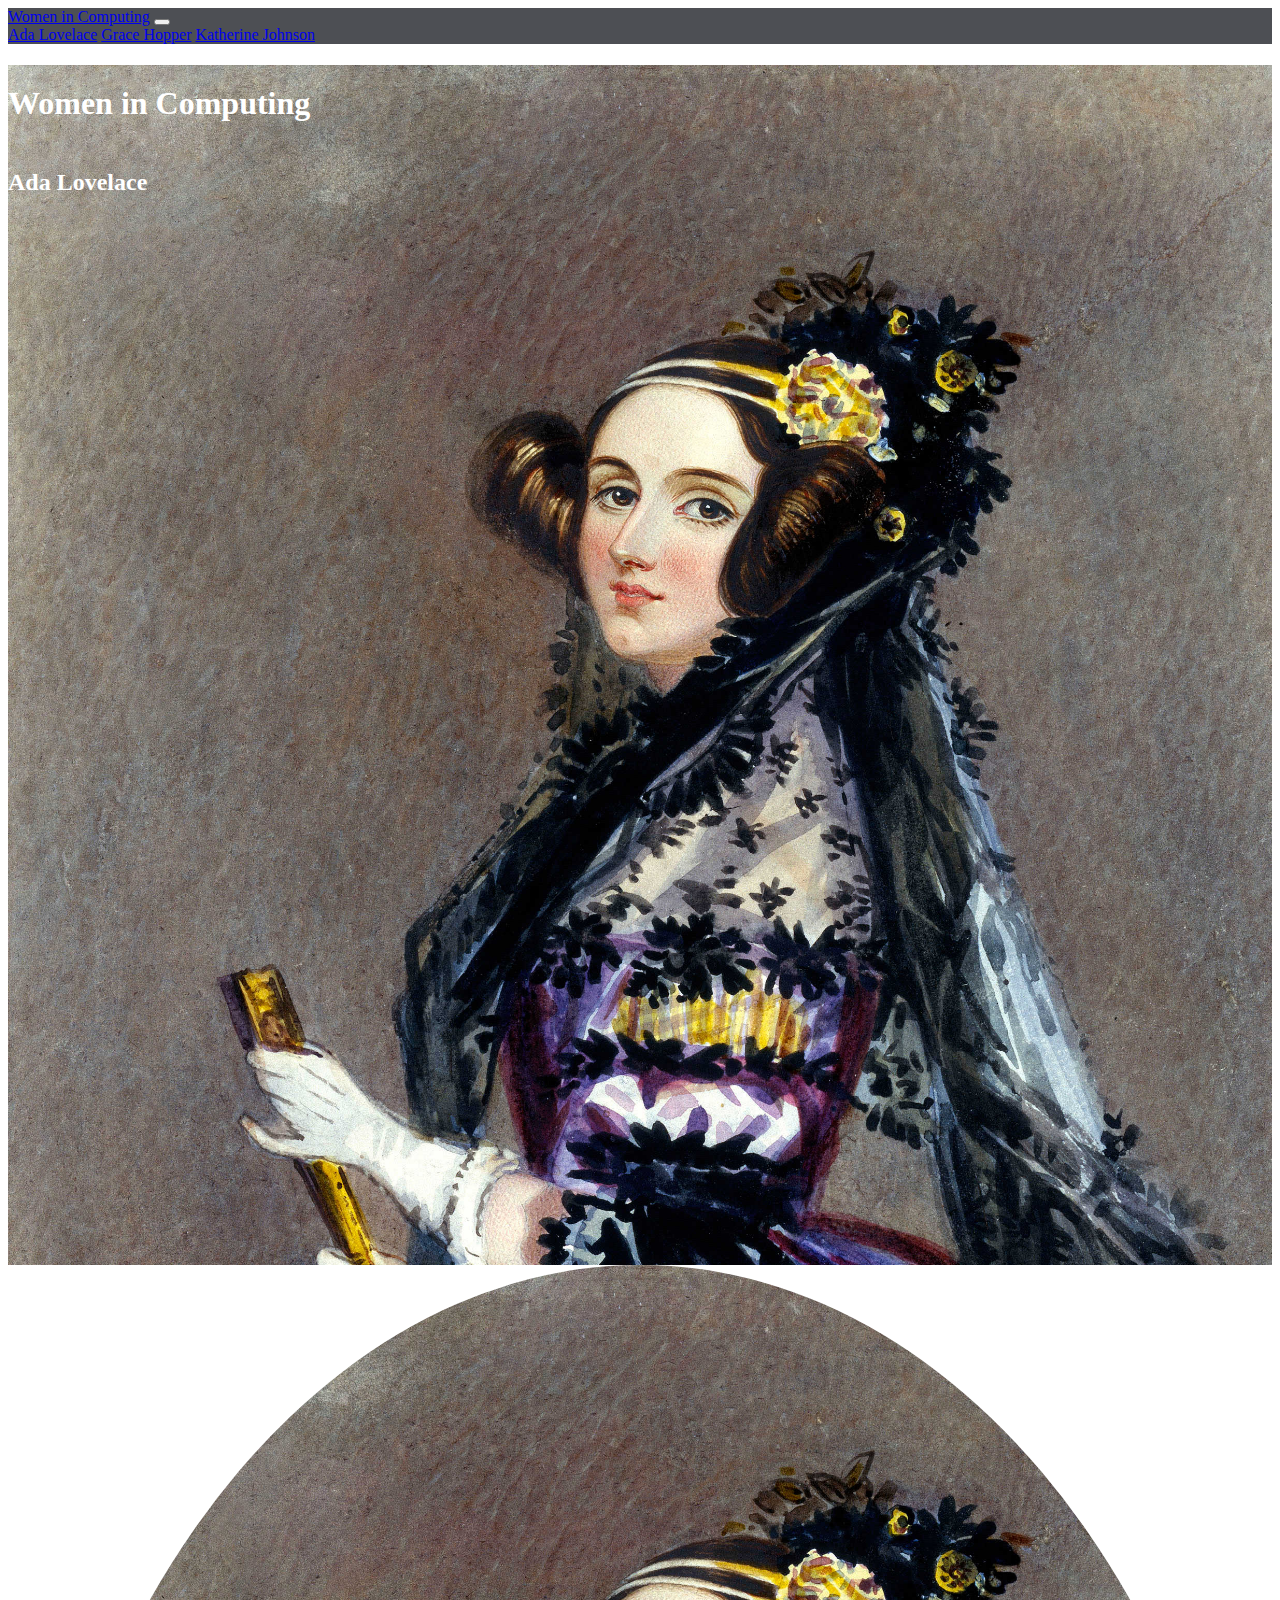
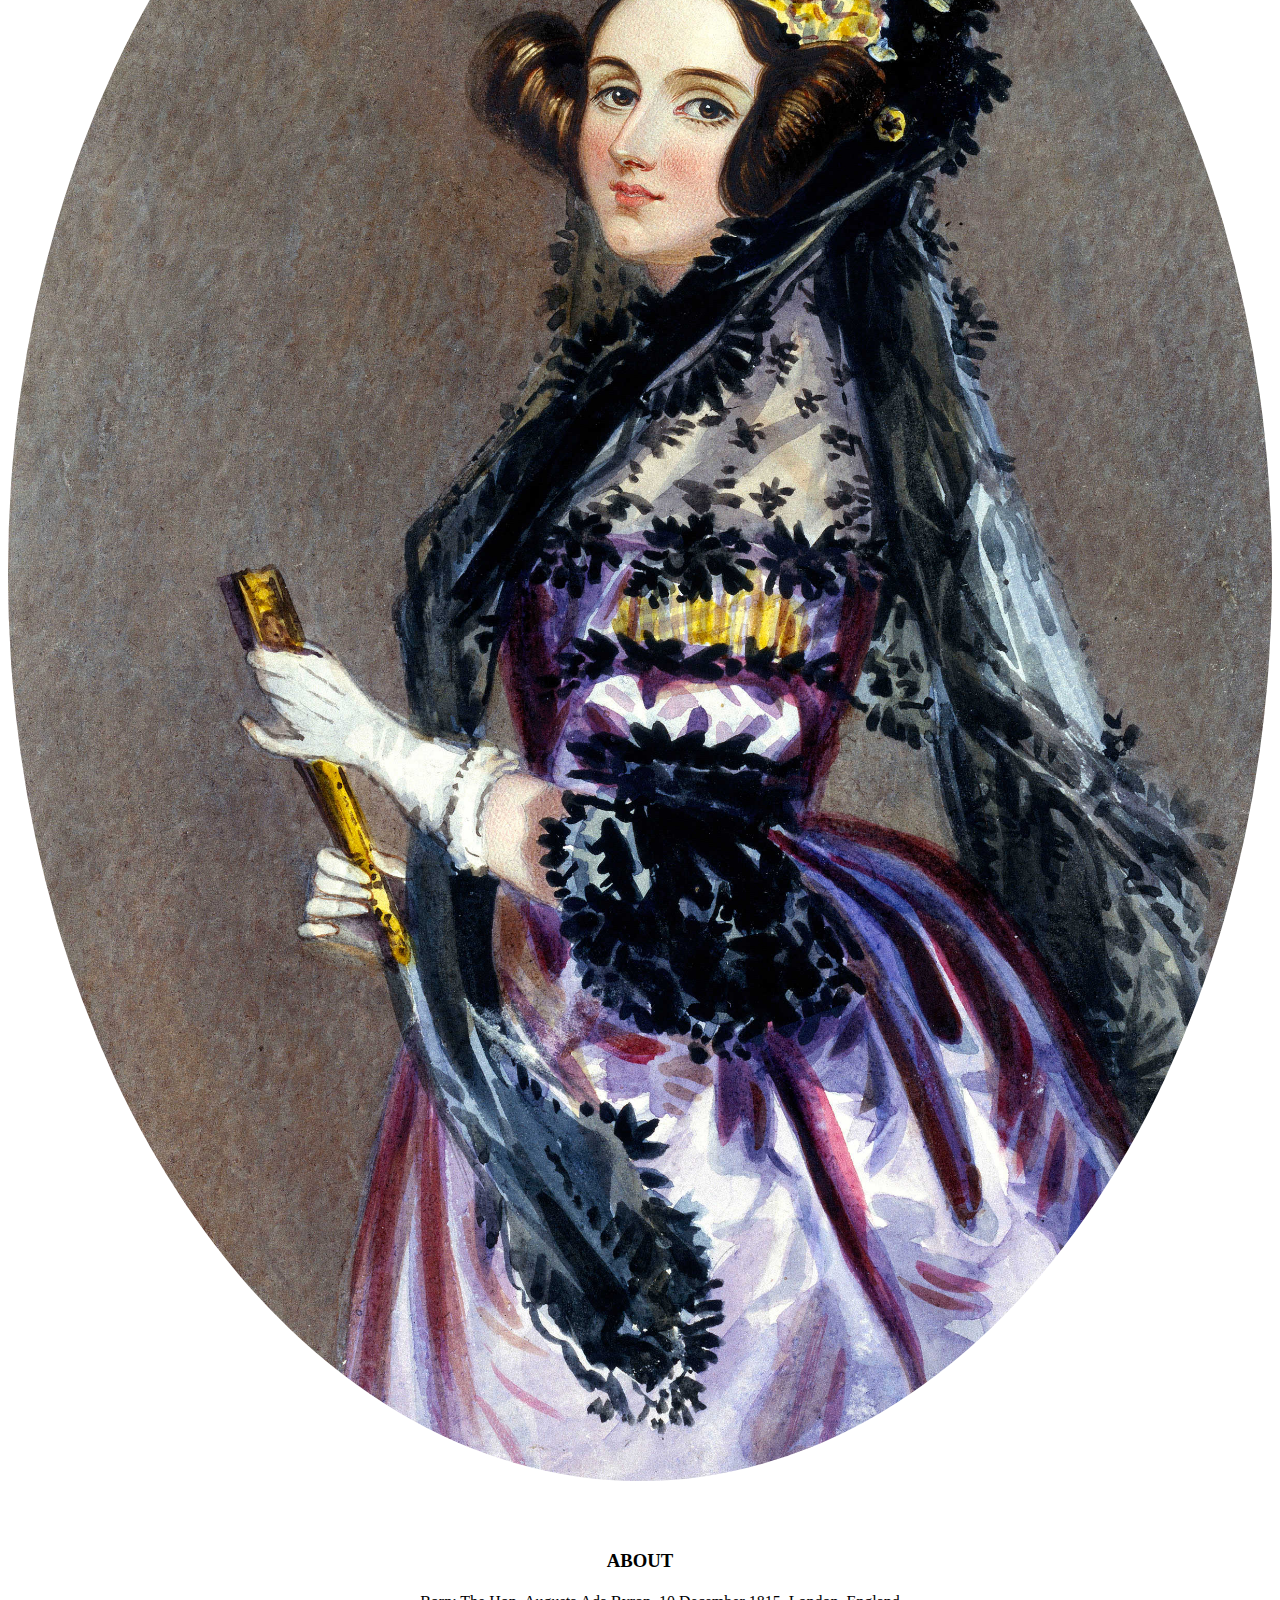
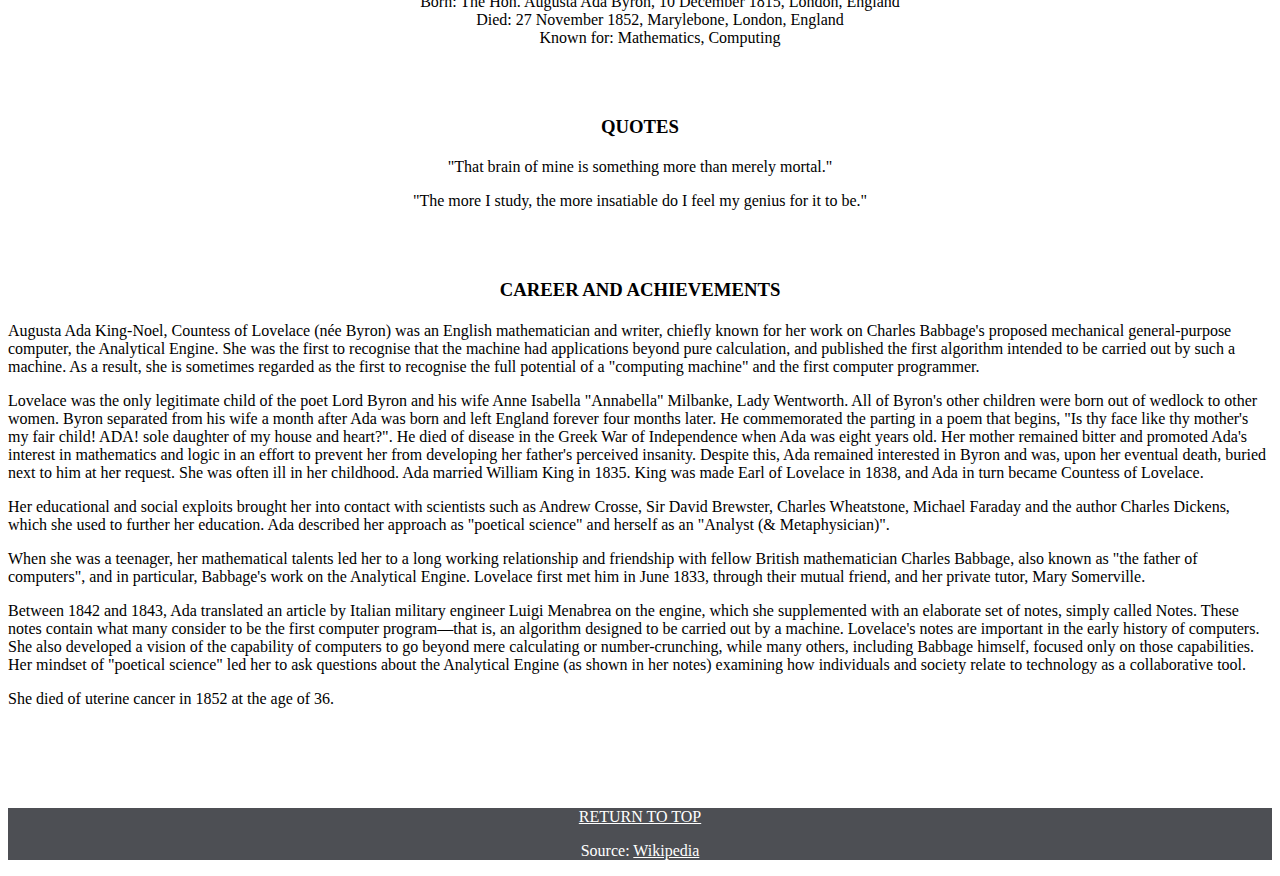
<file: women_in_computing_bootstrap/ada_lovelace.html>
﻿
<!DOCTYPE html>
<html lang='en-gb'>

<head>

    <title>Ada Lovelace</title>
    <meta charset='utf-8' />

    <meta name='viewport' content='width=device-width, initial-scale=1.0' />

    <link href='fonts/robotocondensed_regular/stylesheet.css' rel='stylesheet' />

    <script src="https://ajax.googleapis.com/ajax/libs/jquery/3.3.1/jquery.min.js"></script>


    <link rel="stylesheet" href="https://stackpath.bootstrapcdn.com/bootstrap/4.1.3/css/bootstrap.min.css" integrity="sha384-MCw98/SFnGE8fJT3GXwEOngsV7Zt27NXFoaoApmYm81iuXoPkFOJwJ8ERdknLPMO" crossorigin="anonymous">

    <link rel="stylesheet" href="css/bootstrap_override.css">




</head>


<body>



  <nav class="navbar navbar-expand-lg navbar-dark fixed-top">

      <a class="navbar-brand" href="index.html">Women in Computing</a>
      <button class="navbar-toggler" type="button" data-toggle="collapse" data-target="#navbarNav" aria-controls="navbarNav" aria-expanded="false" aria-label="Toggle navigation">
        <span class="navbar-toggler-icon"></span>
      </button>
      <div class="collapse navbar-collapse justify-content-end" id="navbarNavAltMarkup">
        <div class="navbar-nav">
          <a class="nav-item nav-link" href="ada_lovelace.html">Ada Lovelace</a>
          <a class="nav-item nav-link" href="grace_hopper.html">Grace Hopper</a>
          <a class="nav-item nav-link" href="katherine_johnson.html">Katherine Johnson</a>
        </div>
      </div>

  </nav>




  <header class="jumbotron" id="adajumbotron">

    <h1 class="display-1">Women in Computing</h1>

    <h2 class="display-3">Ada Lovelace</h2>


  </header>





<div class="container d-block d-sm-block d-md-none">

      <img src='images/Ada_Lovelace_portrait.jpg' alt='Photo of Ada Lovelace' />

</div>



  <div id='content'>



    <section>
      <div class="container">
        <h3 class="display-4">ABOUT</h3>

        <ul id='ulist'>
          <li>Born: The Hon. Augusta Ada Byron, 10 December 1815, London, England</li>
          <li>Died: 27 November 1852, Marylebone, London, England</li>
          <li>Known for: Mathematics, Computing</li>
        </ul>
      </div>
    </section>
    <!--closing about section-->

    <section id='quotes'>
      <div class="container">


        <h3 class="display-4">QUOTES</h3>
        <blockquote>"That brain of mine is something more than merely mortal."</blockquote>
        <blockquote>"The more I study, the more insatiable do I feel my genius for it to be."</blockquote>
      </div>
    </section>
    <!--closing quotes section-->



    <section id='block'>
      <div class="container">


        <h3 class="display-4">CAREER AND ACHIEVEMENTS</h3>

        <p> Augusta Ada King-Noel, Countess of Lovelace (née Byron) was an English mathematician and writer, chiefly known for her work on Charles Babbage's proposed mechanical general-purpose computer, the Analytical Engine. She was the first to
          recognise that the machine had applications beyond pure calculation, and published the first algorithm intended to be carried out by such a machine. As a result, she is sometimes regarded as the first to recognise the full potential of a
          "computing machine" and the first computer programmer.</p>

        <p> Lovelace was the only legitimate child of the poet Lord Byron and his wife Anne Isabella "Annabella" Milbanke, Lady Wentworth. All of Byron's other children were born out of wedlock to other women. Byron separated from his wife a month
          after
          Ada was born and left England forever four months later. He commemorated the parting in a poem that begins, "Is thy face like thy mother's my fair child! ADA! sole daughter of my house and heart?". He died of disease in the Greek War of
          Independence when Ada was eight years old. Her mother remained bitter and promoted Ada's interest in mathematics and logic in an effort to prevent her from developing her father's perceived insanity. Despite this, Ada remained interested
          in
          Byron and was, upon her eventual death, buried next to him at her request. She was often ill in her childhood. Ada married William King in 1835. King was made Earl of Lovelace in 1838, and Ada in turn became Countess of Lovelace.</p>

        <p> Her educational and social exploits brought her into contact with scientists such as Andrew Crosse, Sir David Brewster, Charles Wheatstone, Michael Faraday and the author Charles Dickens, which she used to further her education. Ada
          described
          her approach as "poetical science" and herself as an "Analyst (& Metaphysician)".</p>

        <p> When she was a teenager, her mathematical talents led her to a long working relationship and friendship with fellow British mathematician Charles Babbage, also known as "the father of computers", and in particular, Babbage's work on the
          Analytical Engine. Lovelace first met him in June 1833, through their mutual friend, and her private tutor, Mary Somerville.</p>

        <p> Between 1842 and 1843, Ada translated an article by Italian military engineer Luigi Menabrea on the engine, which she supplemented with an elaborate set of notes, simply called Notes. These notes contain what many consider to be the
          first
          computer program—that is, an algorithm designed to be carried out by a machine. Lovelace's notes are important in the early history of computers. She also developed a vision of the capability of computers to go beyond mere calculating or
          number-crunching, while many others, including Babbage himself, focused only on those capabilities. Her mindset of "poetical science" led her to ask questions about the Analytical Engine (as shown in her notes) examining how individuals
          and
          society relate to technology as a collaborative tool.</p>

        <p> She died of uterine cancer in 1852 at the age of 36.</p>
      </div>
    </section>
    <!--closing block text section-->

  </div>
  <!--closing div that contains all the text content on this page-->


  <footer id='colophon'>
    <div class="container">
      <p class="lead">

        <a href='#' class='link'>RETURN TO TOP</a></p>

      <p class="lead">

        Source:
        <a href='https://en.wikipedia.org/wiki/Ada_Lovelace' class='link' id='return'>Wikipedia</a>
      </p>
    </div>
  </footer>
  <!--closing footer, which contains source and link to main menu-->
  </div>
  <!--closing the container div-->
</body>

</html>
</file>
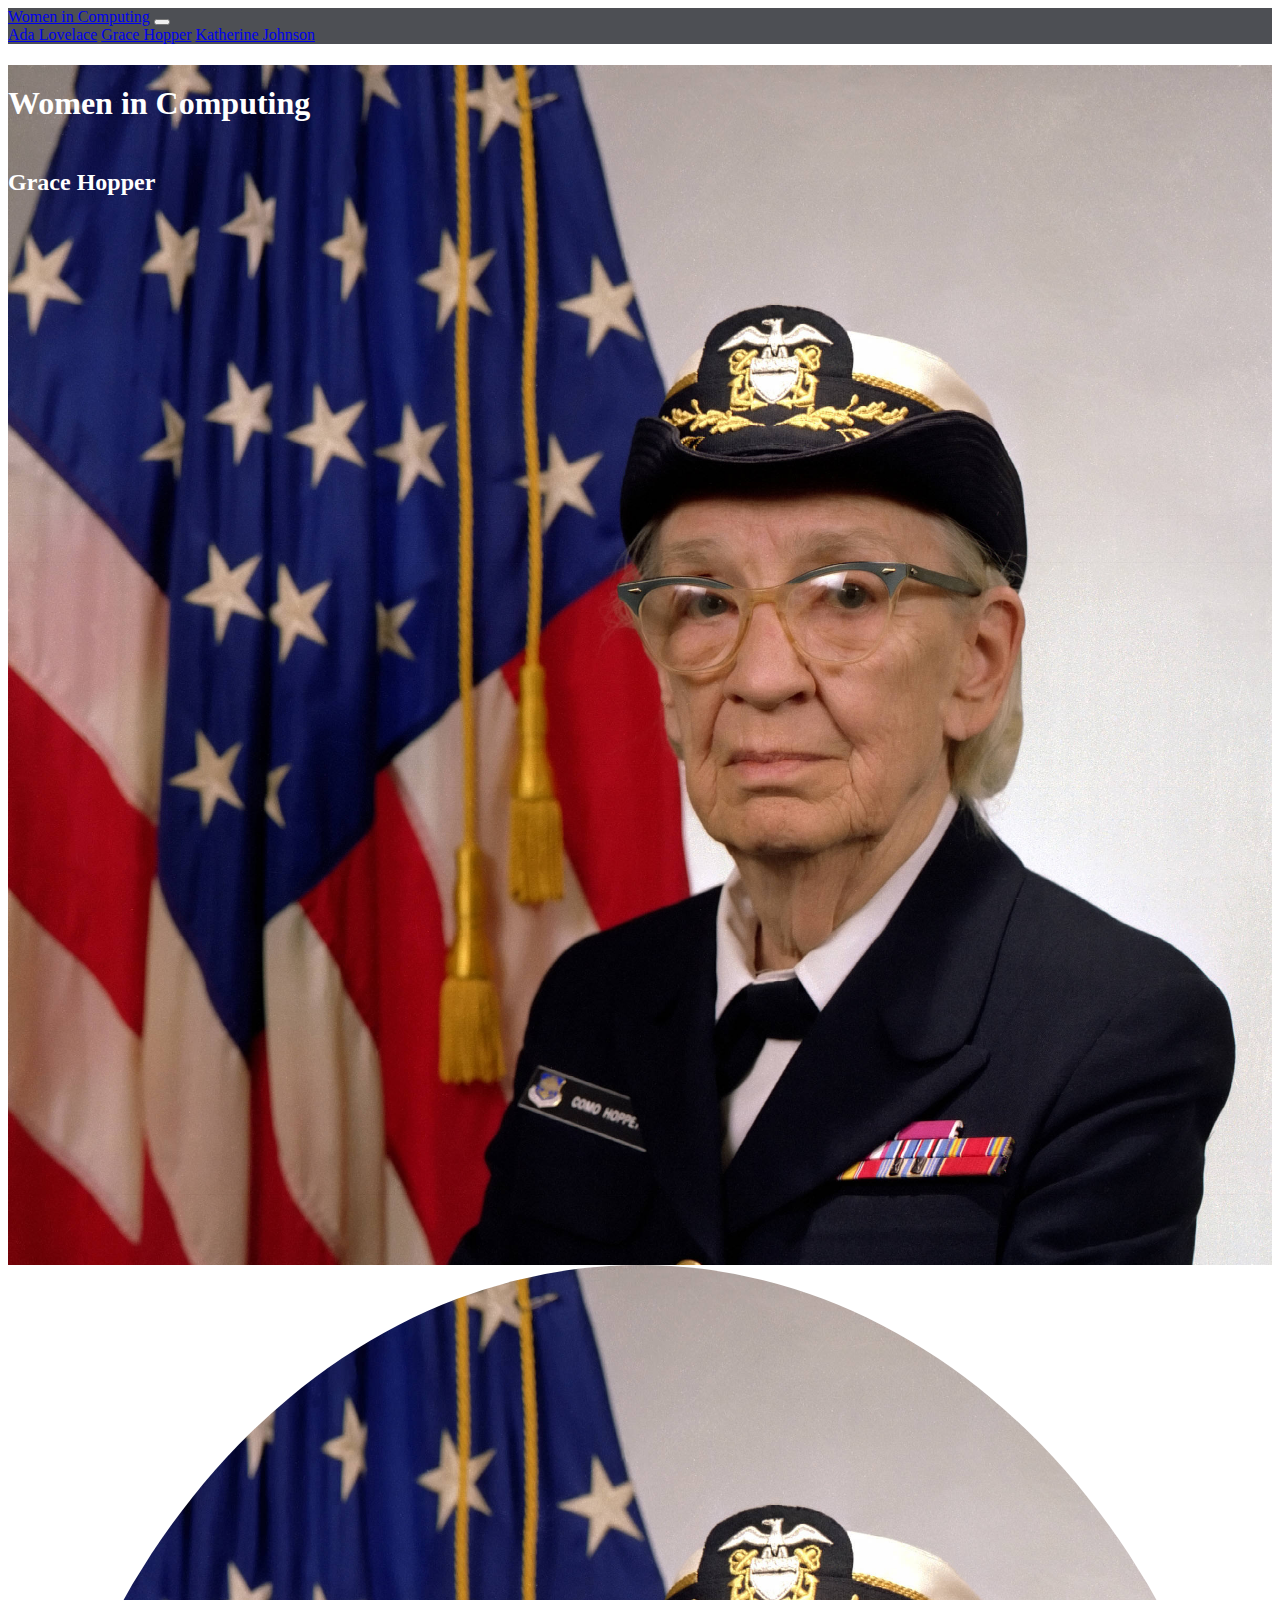
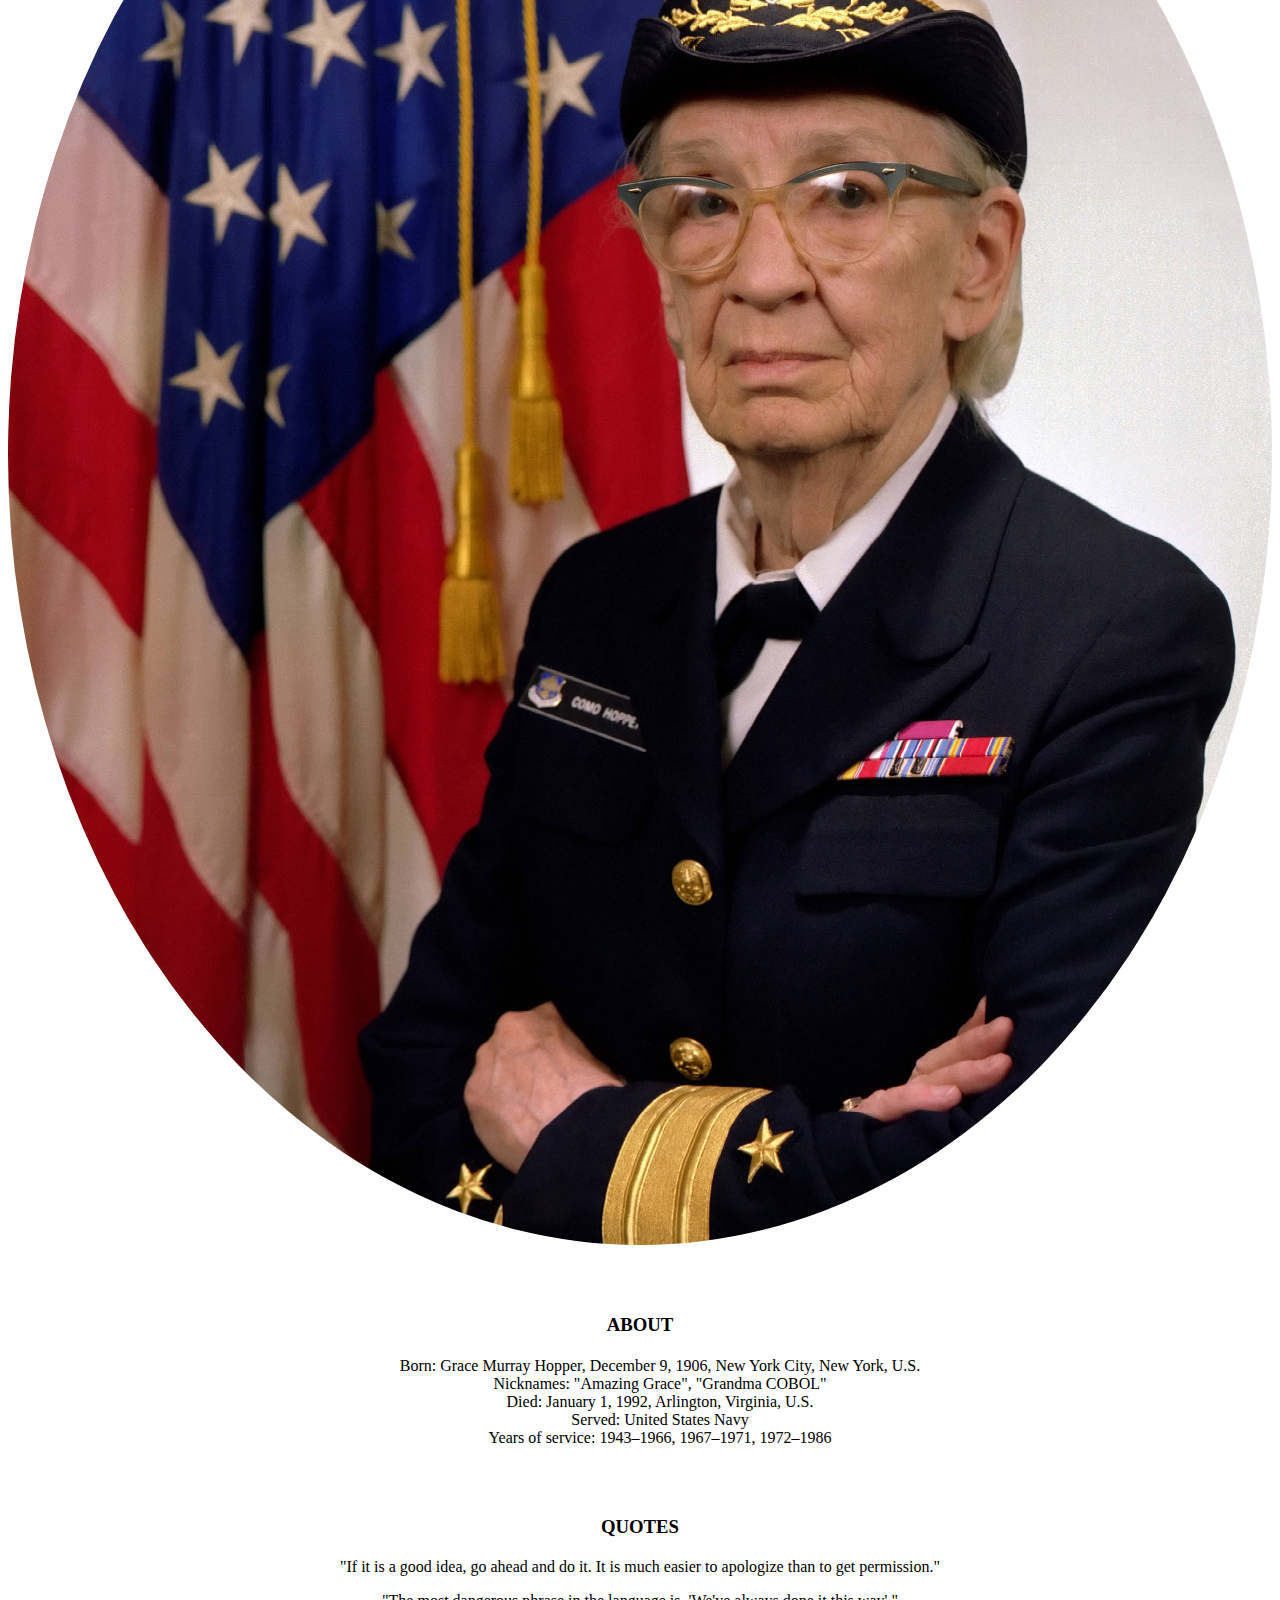
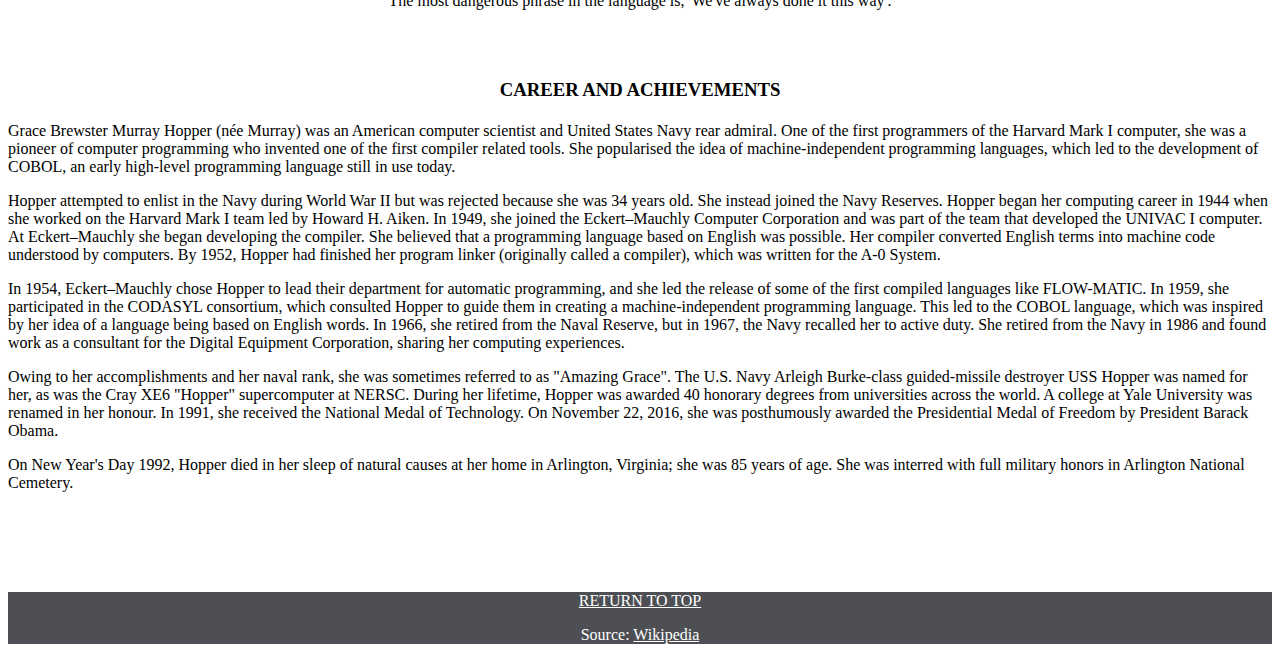
<file: women_in_computing_bootstrap/grace_hopper.html>
﻿
<!DOCTYPE html>
<html lang='en-gb'>

<head>
  <title>Grace Hopper</title>
  <meta charset='utf-8' />

  <meta name='viewport' content='width=device-width, initial-scale=1.0' />

  <link href='fonts/robotocondensed_regular/stylesheet.css' rel='stylesheet' />

  <link rel="stylesheet" href="https://stackpath.bootstrapcdn.com/bootstrap/4.1.3/css/bootstrap.min.css" integrity="sha384-MCw98/SFnGE8fJT3GXwEOngsV7Zt27NXFoaoApmYm81iuXoPkFOJwJ8ERdknLPMO" crossorigin="anonymous">

  <link rel="stylesheet" href="css/bootstrap_override.css">

</head>


<body>

  <nav class="navbar navbar-expand-lg navbar-dark fixed-top">

      <a class="navbar-brand" href="index.html">Women in Computing</a>
      <button class="navbar-toggler" type="button" data-toggle="collapse" data-target="#navbarNav" aria-controls="navbarNav" aria-expanded="false" aria-label="Toggle navigation">
        <span class="navbar-toggler-icon"></span>
      </button>
      <div class="collapse navbar-collapse justify-content-end" id="navbarNavAltMarkup">
        <div class="navbar-nav">
          <a class="nav-item nav-link" href="ada_lovelace.html">Ada Lovelace</a>
          <a class="nav-item nav-link" href="grace_hopper.html">Grace Hopper</a>
          <a class="nav-item nav-link" href="katherine_johnson.html">Katherine Johnson</a>
        </div>
      </div>

  </nav>



  <header class="jumbotron" id="gracejumbotron">

    <h1 class="display-1">Women in Computing</h1>
      <h2 class="display-3">Grace Hopper</h2>

  </header>

  <div class="container d-block d-sm-block d-md-none">

        <img src='images/Commodore_Grace_M_Hopper_USN.jpg' alt='Photo of Grace Hopper.'>

  </div>

  <div id='content'>



    <section>
      <div class="container">


        <h3 class="display4">ABOUT</h3>

        <ul id='ulist'>
          <li>Born: Grace Murray Hopper, December 9, 1906, New York City, New York, U.S.</li>
          <li>Nicknames: "Amazing Grace", "Grandma COBOL"</li>
          <li>Died: January 1, 1992, Arlington, Virginia, U.S.</li>
          <li>Served: United States Navy</li>
          <li>Years of service: 1943–1966, 1967–1971, 1972–1986</li>
        </ul>
      </div>
    </section>
    <!--closing about section-->

    <section id='quotes'>
      <div class="container">


        <h3 class="display4">QUOTES</h3>
        <blockquote>
          <p> "If it is a good idea, go ahead and do it. It is much easier to apologize than to get permission."</p>

          <p>"The most dangerous phrase in the language is, 'We've always done it this way'."</p>
        </blockquote>

      </div>
    </section>
    <!--closing quotes section-->



    <h3 class="display4">CAREER AND ACHIEVEMENTS</h3>
    <div class="container">


      <section id='block'>


        <p>Grace Brewster Murray Hopper (née Murray) was an American computer scientist and United States Navy rear admiral. One of the first programmers of the Harvard Mark I computer, she was a pioneer of computer programming who invented one of
          the
          first compiler related tools. She popularised the idea of machine-independent programming languages, which led to the development of COBOL, an early high-level programming language still in use today.</p>

        <p>Hopper attempted to enlist in the Navy during World War II but was rejected because she was 34 years old. She instead joined the Navy Reserves. Hopper began her computing career in 1944 when she worked on the Harvard Mark I team led by
          Howard H. Aiken. In 1949, she joined the Eckert–Mauchly Computer Corporation and was part of the team that developed the UNIVAC I computer. At Eckert–Mauchly she began developing the compiler. She believed that a programming language based
          on English was possible. Her compiler converted English terms into machine code understood by computers. By 1952, Hopper had finished her program linker (originally called a compiler), which was written for the A-0 System.</p>

        <p>In 1954, Eckert–Mauchly chose Hopper to lead their department for automatic programming, and she led the release of some of the first compiled languages like FLOW-MATIC. In 1959, she participated in the CODASYL consortium, which consulted
          Hopper to guide them in creating a machine-independent programming language. This led to the COBOL language, which was inspired by her idea of a language being based on English words. In 1966, she retired from the Naval Reserve, but in
          1967,
          the Navy recalled her to active duty. She retired from the Navy in 1986 and found work as a consultant for the Digital Equipment Corporation, sharing her computing experiences.</p>

        <p>Owing to her accomplishments and her naval rank, she was sometimes referred to as "Amazing Grace". The U.S. Navy Arleigh Burke-class guided-missile destroyer USS Hopper was named for her, as was the Cray XE6 "Hopper" supercomputer at
          NERSC.
          During her lifetime, Hopper was awarded 40 honorary degrees from universities across the world. A college at Yale University was renamed in her honour. In 1991, she received the National Medal of Technology. On November 22, 2016, she was
          posthumously awarded the Presidential Medal of Freedom by President Barack Obama.</p>

        <p>On New Year's Day 1992, Hopper died in her sleep of natural causes at her home in Arlington, Virginia; she was 85 years of age. She was interred with full military honors in Arlington National Cemetery.
        </p>
    </div>
    </section>

    <!--closing block text section-->

  </div>
  <!--closing div that contains all the text content on this page-->



  <footer id='colophon'>
    <div class="container">
      <p class="lead">

        <a href='#' class='link'>RETURN TO TOP</a></p>

      <p class="lead">
        Source:
        <a href='https://en.wikipedia.org/wiki/Ada_Lovelace' class='link' id='return'>Wikipedia</a>
      </p>
    </div>
  </footer>
  <!--closing footer, which contains source and link to main menu-->

  </div>
  <!--closing the wrapper div-->
</body>
</html>
</file>
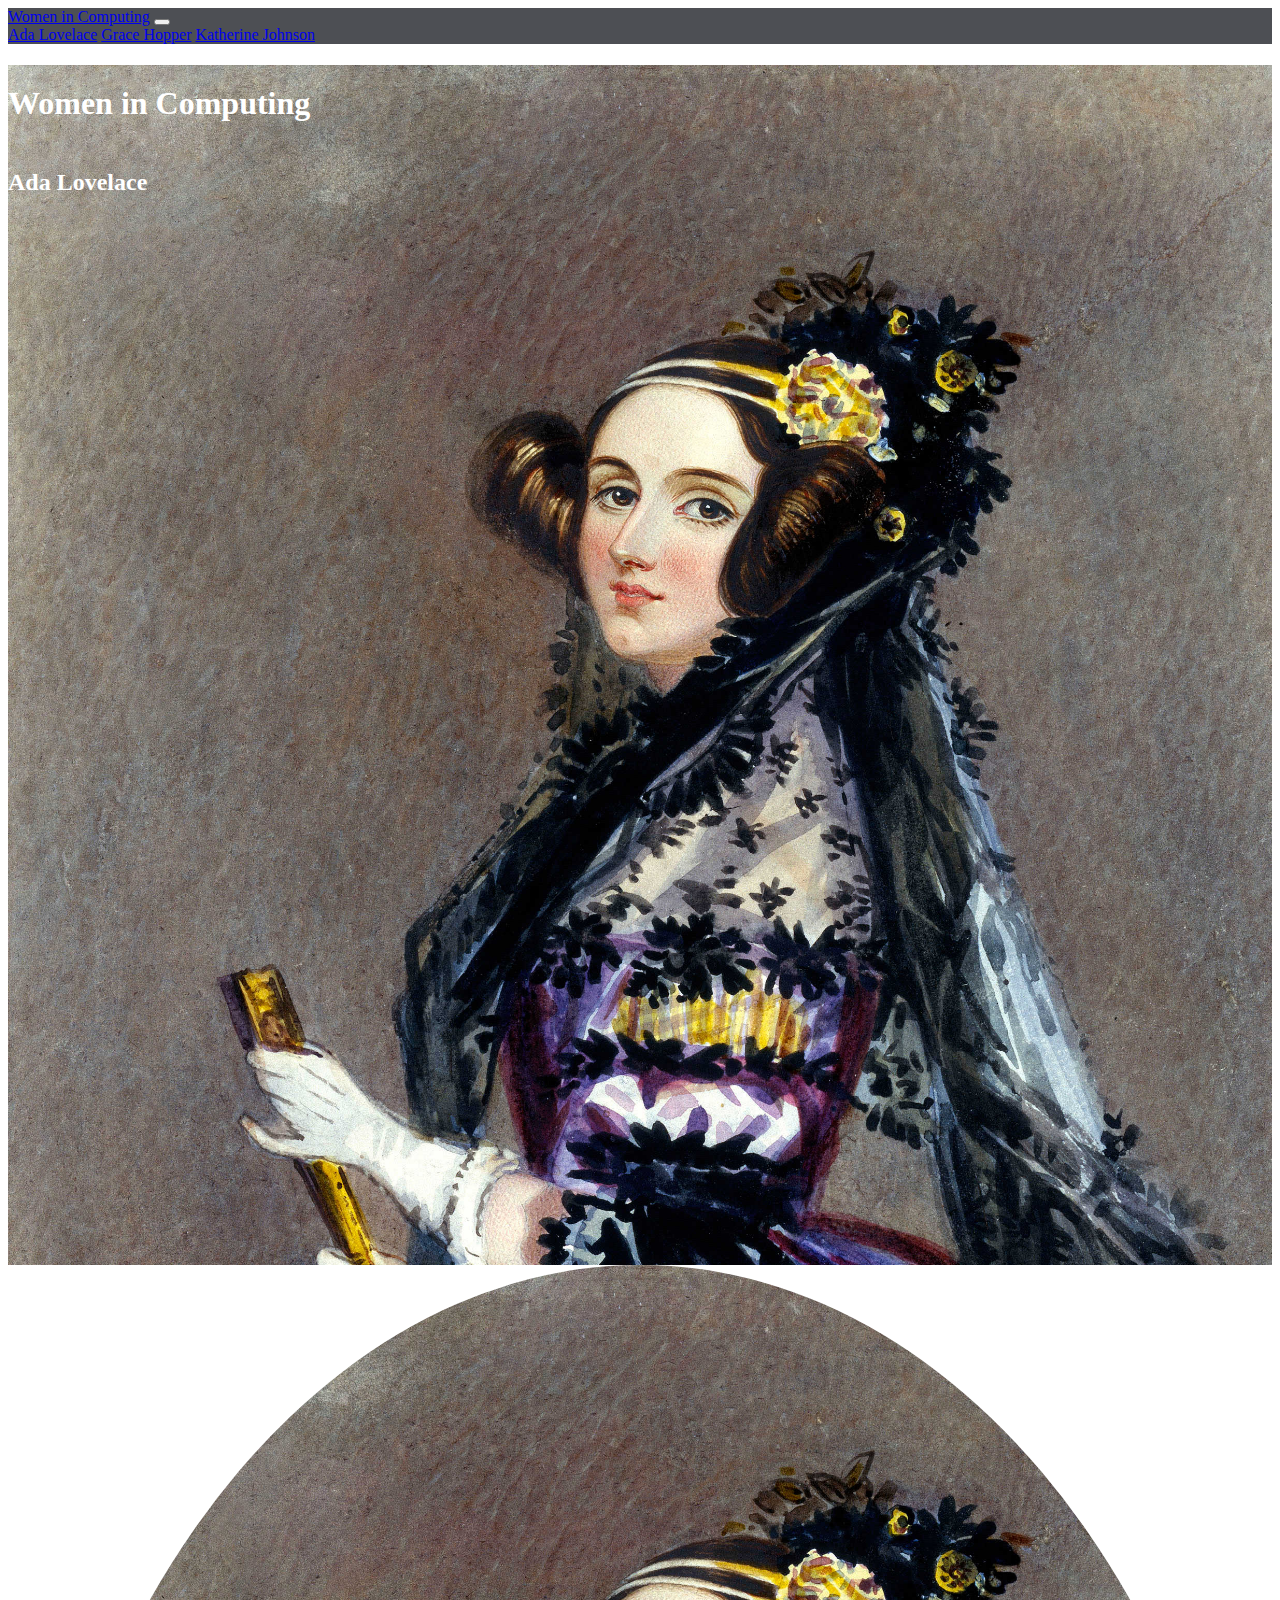
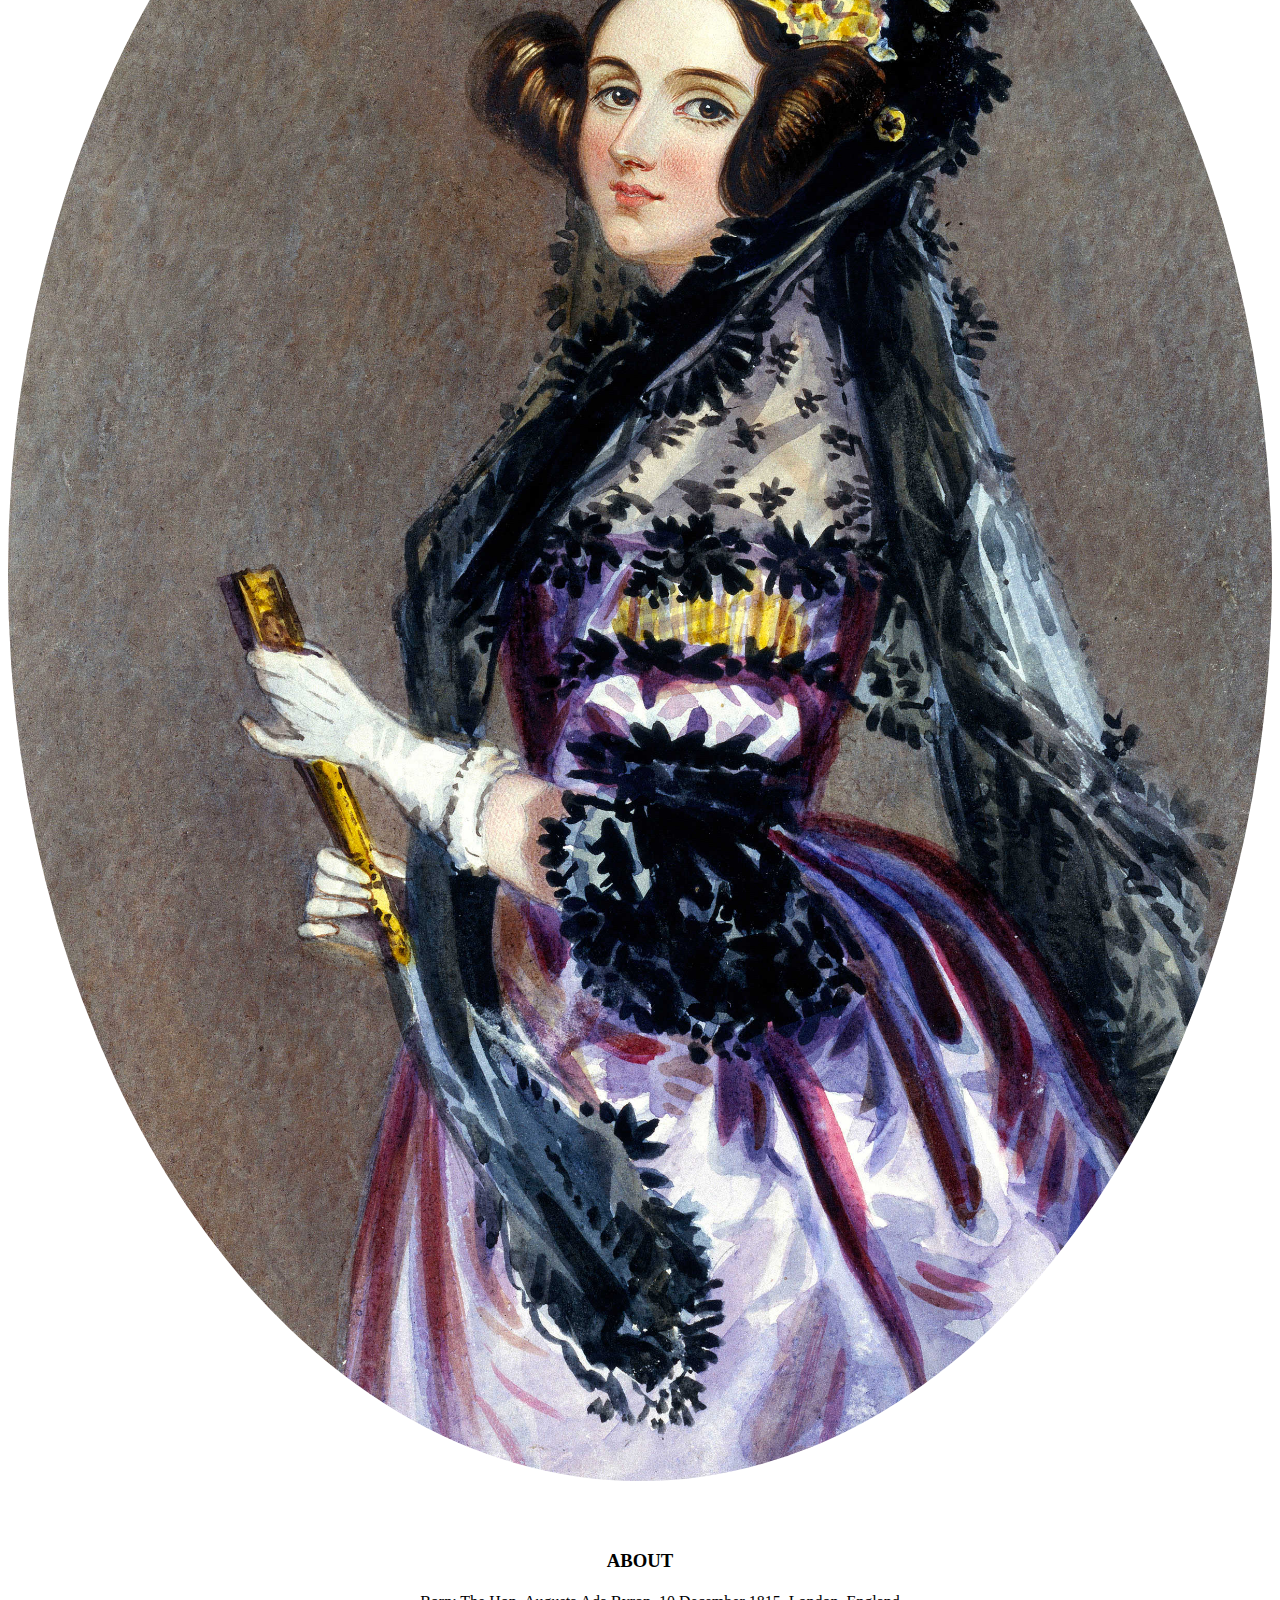
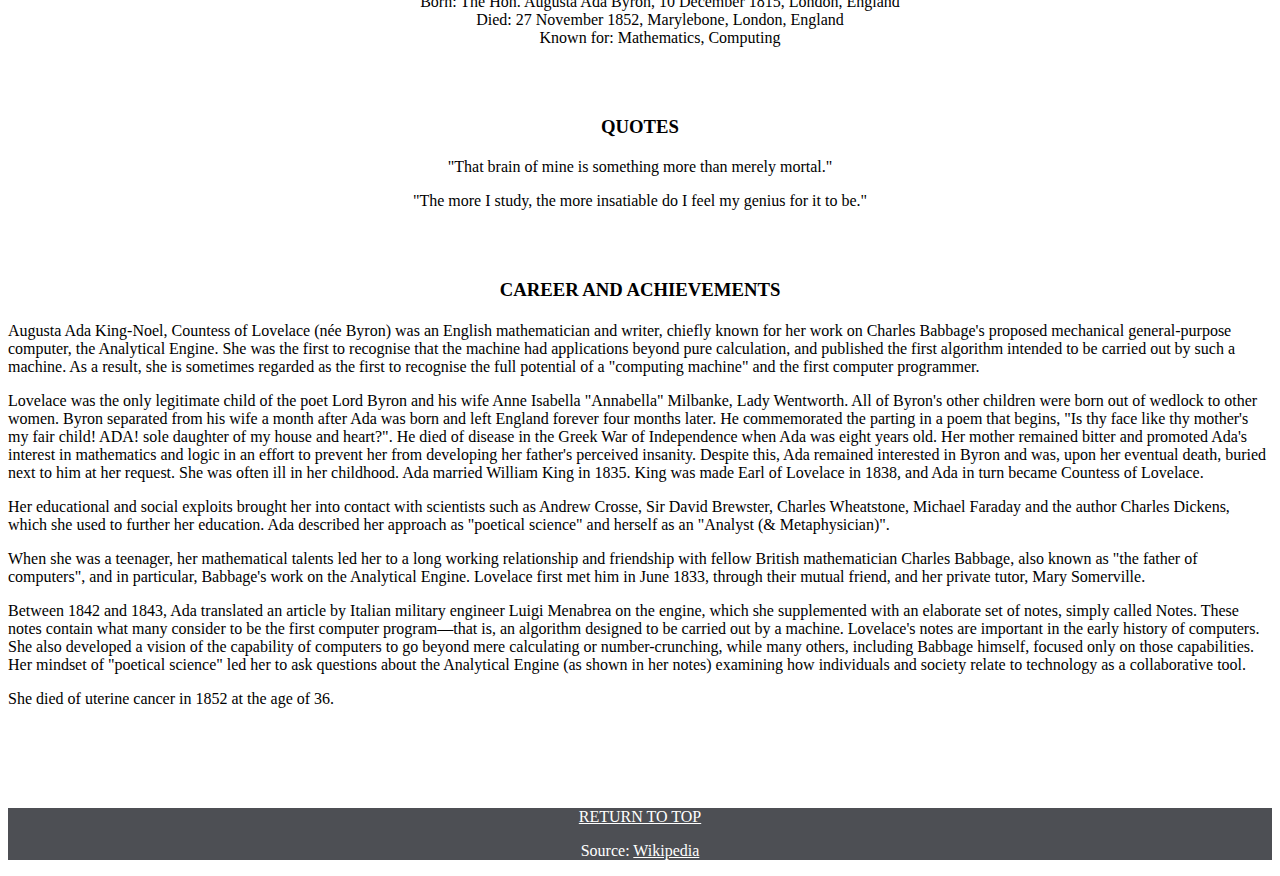
<file: women_in_computing_bootstrap_javascript/ada_lovelace.html>
﻿
<!DOCTYPE html>
<html lang='en-gb'>

<head>

    <title>Ada Lovelace</title>
    <meta charset='utf-8' />

    <meta name='viewport' content='width=device-width, initial-scale=1.0' />

    <link href='fonts/robotocondensed_regular/stylesheet.css' rel='stylesheet' />

    <script src="https://ajax.googleapis.com/ajax/libs/jquery/3.3.1/jquery.min.js"></script>


    <link rel="stylesheet" href="https://stackpath.bootstrapcdn.com/bootstrap/4.1.3/css/bootstrap.min.css" integrity="sha384-MCw98/SFnGE8fJT3GXwEOngsV7Zt27NXFoaoApmYm81iuXoPkFOJwJ8ERdknLPMO" crossorigin="anonymous">

    <link rel="stylesheet" href="css/bootstrap_override.css">




</head>


<body>



  <nav class="navbar navbar-expand-lg navbar-dark fixed-top">

      <a class="navbar-brand" href="index.html">Women in Computing</a>
      <button class="navbar-toggler" type="button" data-toggle="collapse" data-target="#navbarNav" aria-controls="navbarNav" aria-expanded="false" aria-label="Toggle navigation">
        <span class="navbar-toggler-icon"></span>
      </button>
      <div class="collapse navbar-collapse justify-content-end" id="navbarNavAltMarkup">
        <div class="navbar-nav">
          <a class="nav-item nav-link" href="ada_lovelace.html">Ada Lovelace</a>
          <a class="nav-item nav-link" href="grace_hopper.html">Grace Hopper</a>
          <a class="nav-item nav-link" href="katherine_johnson.html">Katherine Johnson</a>
        </div>
      </div>

  </nav>




  <header class="jumbotron" id="adajumbotron">

    <h1 class="display-1">Women in Computing</h1>

    <h2 class="display-3">Ada Lovelace</h2>


  </header>





<div class="container d-block d-sm-block d-md-none">

      <img src='images/Ada_Lovelace_portrait.jpg' alt='Photo of Ada Lovelace' />

</div>



  <div id='content'>



    <section>
      <div class="container">
        <h3 class="display-4">ABOUT</h3>

        <ul id='ulist'>
          <li>Born: The Hon. Augusta Ada Byron, 10 December 1815, London, England</li>
          <li>Died: 27 November 1852, Marylebone, London, England</li>
          <li>Known for: Mathematics, Computing</li>
        </ul>
      </div>
    </section>
    <!--closing about section-->

    <section id='quotes'>
      <div class="container">


        <h3 class="display-4">QUOTES</h3>
        <blockquote>"That brain of mine is something more than merely mortal."</blockquote>
        <blockquote>"The more I study, the more insatiable do I feel my genius for it to be."</blockquote>
      </div>
    </section>
    <!--closing quotes section-->



    <section id='block'>
      <div class="container">


        <h3 class="display-4">CAREER AND ACHIEVEMENTS</h3>

        <p> Augusta Ada King-Noel, Countess of Lovelace (née Byron) was an English mathematician and writer, chiefly known for her work on Charles Babbage's proposed mechanical general-purpose computer, the Analytical Engine. She was the first to
          recognise that the machine had applications beyond pure calculation, and published the first algorithm intended to be carried out by such a machine. As a result, she is sometimes regarded as the first to recognise the full potential of a
          "computing machine" and the first computer programmer.</p>

        <p> Lovelace was the only legitimate child of the poet Lord Byron and his wife Anne Isabella "Annabella" Milbanke, Lady Wentworth. All of Byron's other children were born out of wedlock to other women. Byron separated from his wife a month
          after
          Ada was born and left England forever four months later. He commemorated the parting in a poem that begins, "Is thy face like thy mother's my fair child! ADA! sole daughter of my house and heart?". He died of disease in the Greek War of
          Independence when Ada was eight years old. Her mother remained bitter and promoted Ada's interest in mathematics and logic in an effort to prevent her from developing her father's perceived insanity. Despite this, Ada remained interested
          in
          Byron and was, upon her eventual death, buried next to him at her request. She was often ill in her childhood. Ada married William King in 1835. King was made Earl of Lovelace in 1838, and Ada in turn became Countess of Lovelace.</p>

        <p> Her educational and social exploits brought her into contact with scientists such as Andrew Crosse, Sir David Brewster, Charles Wheatstone, Michael Faraday and the author Charles Dickens, which she used to further her education. Ada
          described
          her approach as "poetical science" and herself as an "Analyst (& Metaphysician)".</p>

        <p> When she was a teenager, her mathematical talents led her to a long working relationship and friendship with fellow British mathematician Charles Babbage, also known as "the father of computers", and in particular, Babbage's work on the
          Analytical Engine. Lovelace first met him in June 1833, through their mutual friend, and her private tutor, Mary Somerville.</p>

        <p> Between 1842 and 1843, Ada translated an article by Italian military engineer Luigi Menabrea on the engine, which she supplemented with an elaborate set of notes, simply called Notes. These notes contain what many consider to be the
          first
          computer program—that is, an algorithm designed to be carried out by a machine. Lovelace's notes are important in the early history of computers. She also developed a vision of the capability of computers to go beyond mere calculating or
          number-crunching, while many others, including Babbage himself, focused only on those capabilities. Her mindset of "poetical science" led her to ask questions about the Analytical Engine (as shown in her notes) examining how individuals
          and
          society relate to technology as a collaborative tool.</p>

        <p> She died of uterine cancer in 1852 at the age of 36.</p>
      </div>
    </section>
    <!--closing block text section-->

  </div>
  <!--closing div that contains all the text content on this page-->


  <footer id='colophon'>
    <div class="container">
      <p class="lead">

        <a href='#' class='link'>RETURN TO TOP</a></p>

      <p class="lead">

        Source:
        <a href='https://en.wikipedia.org/wiki/Ada_Lovelace' class='link' id='return'>Wikipedia</a>
      </p>
    </div>
  </footer>
  <!--closing footer, which contains source and link to main menu-->
  </div>
  <!--closing the container div-->
</body>
</html>
</file>
<file: rock_paper_scissors/css/stylesheet.css>
/*Overall*/

img {
  max-width: 100%;
}

body {
  background-color: #311847;
}


/*typography*/

h1 {
padding-top: 50px;
color: #EF5D60;
font-family: 'Raleway Dots', cursive;
}

h1 #small {
  text-transform: uppercase;
  font-size: 20px;
  font-family: 'Autour One', cursive;
  padding-left: 20px;
}

#title1 {
  font-size: 60px;
  padding-left: 20px;
  line-height: 
}

#title2 {
  font-size: 60px;
}

#title3 {
  font-size: 60px;
  padding-left: 70px;
}


h2 {
  color: #EF5D60;
  font-family: 'Autour One', cursive;
}

p {
  color:#EF5D60;
  font-size: 20px;
  text-transform: uppercase;
  font-family: 'Raleway Dots', cursive;
  font-weight: bold;
}


/*spacing*/

#moveheading {
  padding-top: 70px;
}

#currentheading {
  padding-top: 40px;
}

#resultheading {
  padding-top: 30px;
}

#tallyheading {
  padding-top: 40px;
}

#imagehand8 {
  padding-top: 30px;
}

#tally {
  padding-top: 20px;
}

.col-md-3 {
padding-top: 20px;
}


#currentgame {
  text-align: center;
  margin-bottom: 50px;
}

#result {
  text-align: center;
    margin-bottom: 50px;
}


#tally {
  text-align: center;
}


/*buttons*/
buttons {
  display: block;
  margin-left: auto;
  margin-right: auto;
  margin-top: 50px;
}


#buttons {
  text-align: center;
  display: block;
  margin-left: auto;
  margin-right: auto;
}

button {
background-color:#EC4067;
border: 3px dotted #E09F7D;
color: white;
padding: 10px 10px;
margin: 10px;
text-align: center;
text-decoration: none;
display: inline-block;
font-size: 20px;
font-family: 'Raleway Dots', cursive;
}


.color {
  background-color: #E09F7D;
  color: #A01A7D;
  font-style: italic;
  font-weight: bold;
}
</file>
<file: women_in_computing_bootstrap/fonts/robotocondensed_regular/stylesheet.css>
@font-face {
    font-family: 'roboto_condensedregular';
    src: url('RobotoCondensed-Regular-webfont.eot');
    src: url('RobotoCondensed-Regular-webfont.eot?#iefix') format('embedded-opentype'),
         url('RobotoCondensed-Regular-webfont.woff2') format('woff2'),
         url('RobotoCondensed-Regular-webfont.woff') format('woff'),
         url('RobotoCondensed-Regular-webfont.ttf') format('truetype'),
         url('RobotoCondensed-Regular-webfont.svg#roboto_condensedregular') format('svg');
    font-weight: normal;
    font-style: normal;

}
</file>
<file: women_in_computing_bootstrap_javascript/fonts/robotocondensed_regular/stylesheet.css>
@font-face {
    font-family: 'roboto_condensedregular';
    src: url('RobotoCondensed-Regular-webfont.eot');
    src: url('RobotoCondensed-Regular-webfont.eot?#iefix') format('embedded-opentype'),
         url('RobotoCondensed-Regular-webfont.woff2') format('woff2'),
         url('RobotoCondensed-Regular-webfont.woff') format('woff'),
         url('RobotoCondensed-Regular-webfont.ttf') format('truetype'),
         url('RobotoCondensed-Regular-webfont.svg#roboto_condensedregular') format('svg');
    font-weight: normal;
    font-style: normal;

}
</file>
